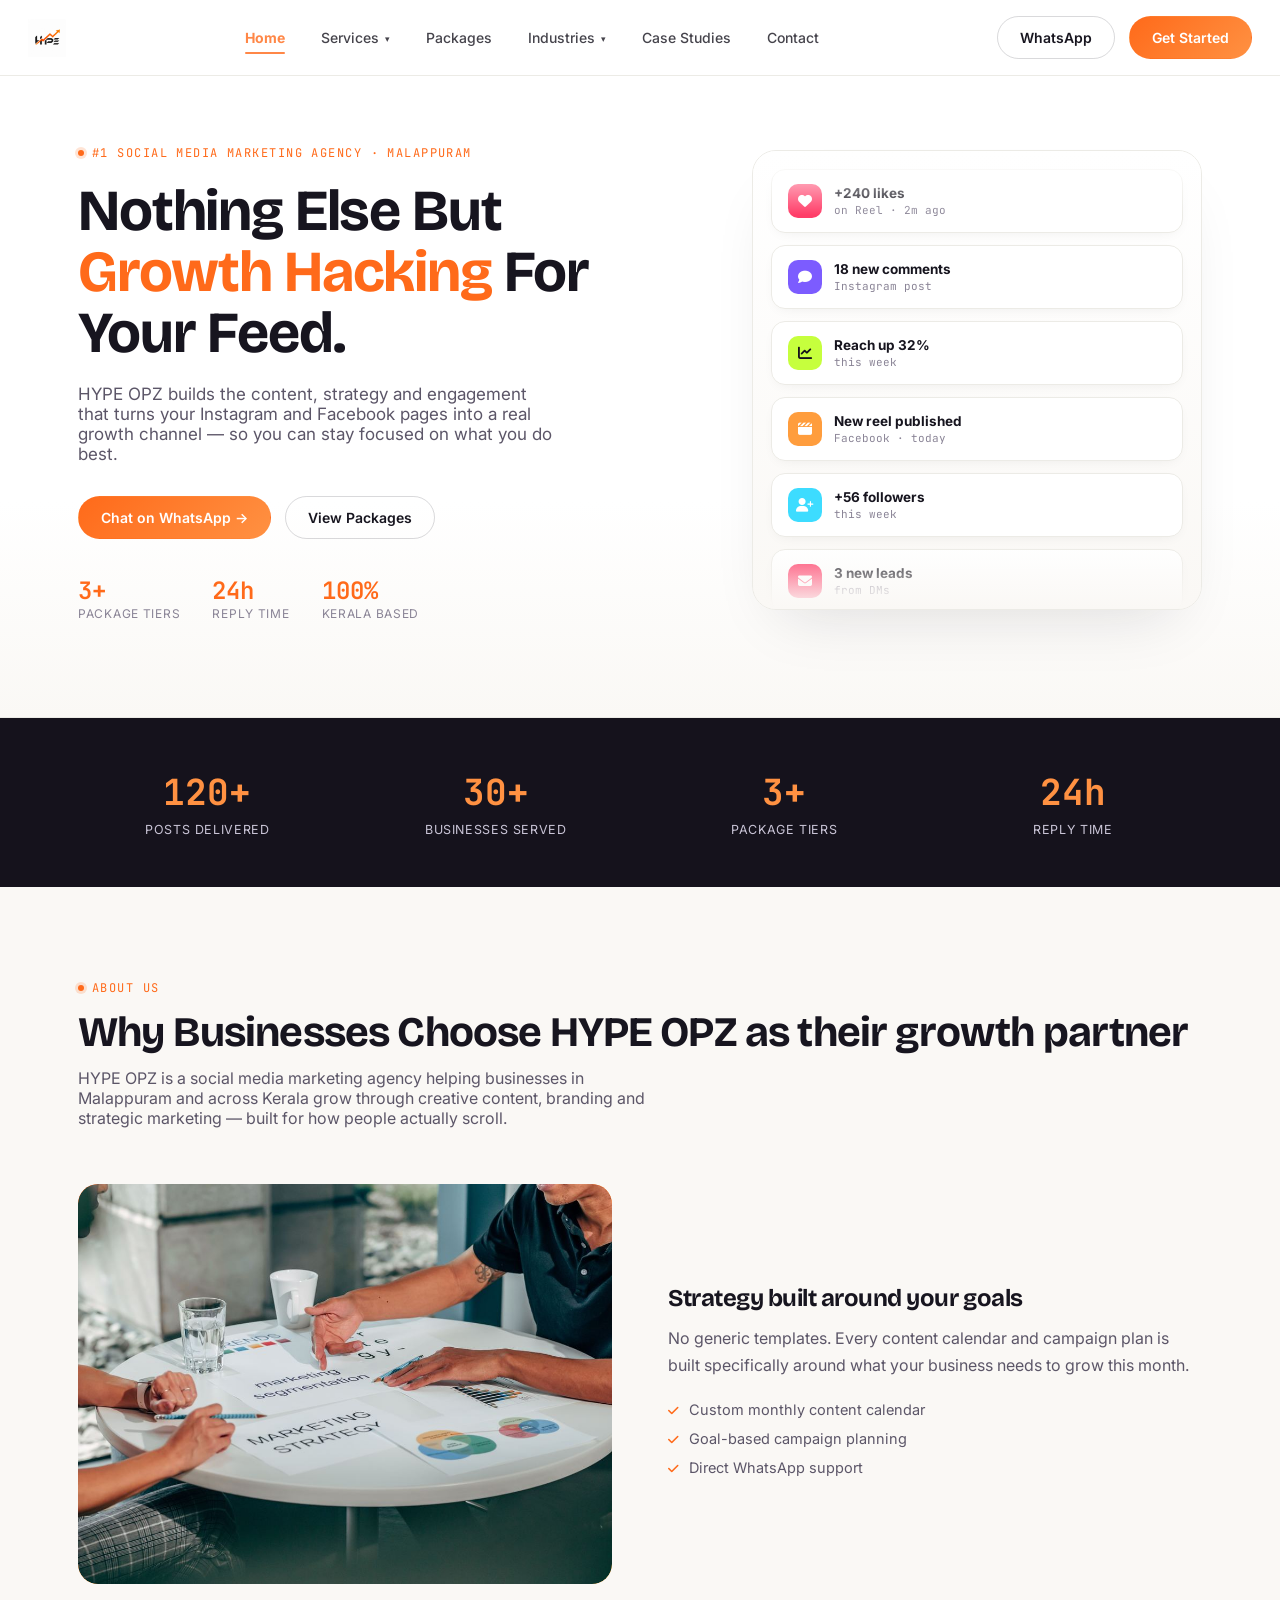
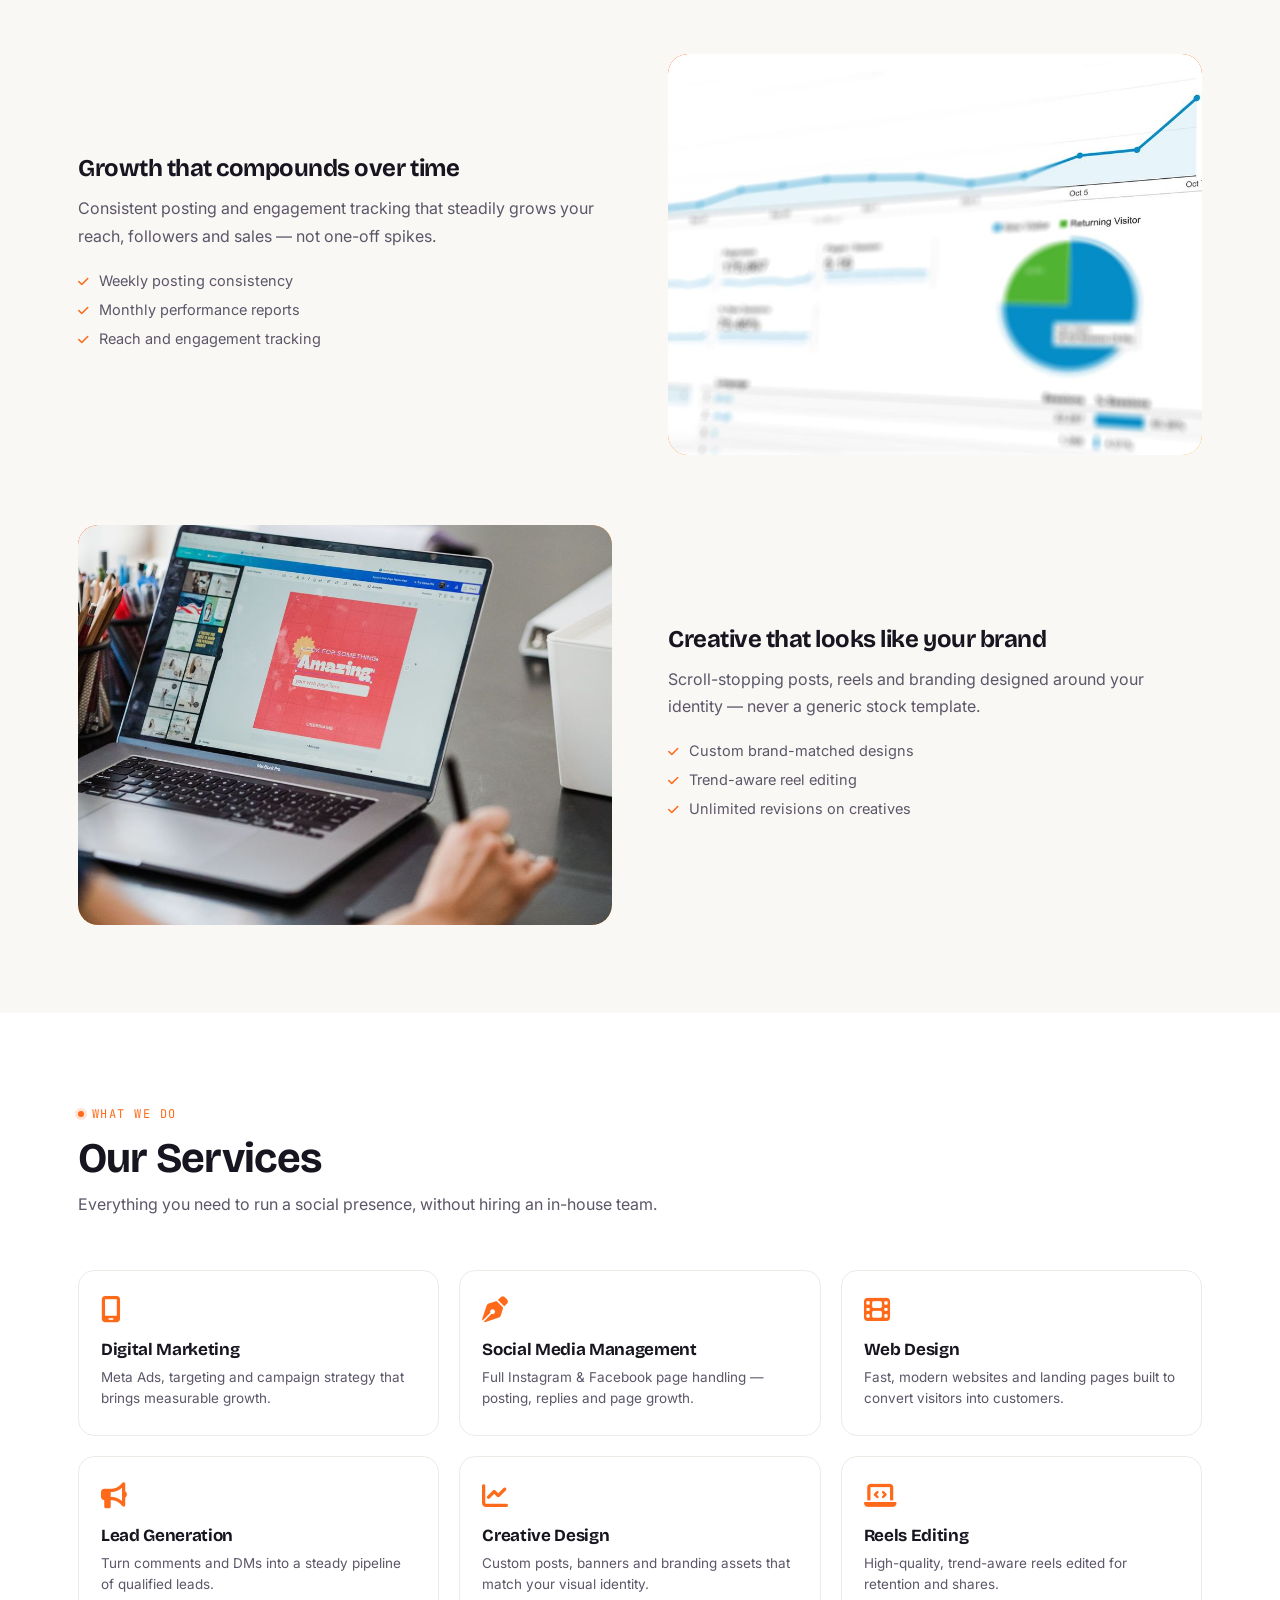
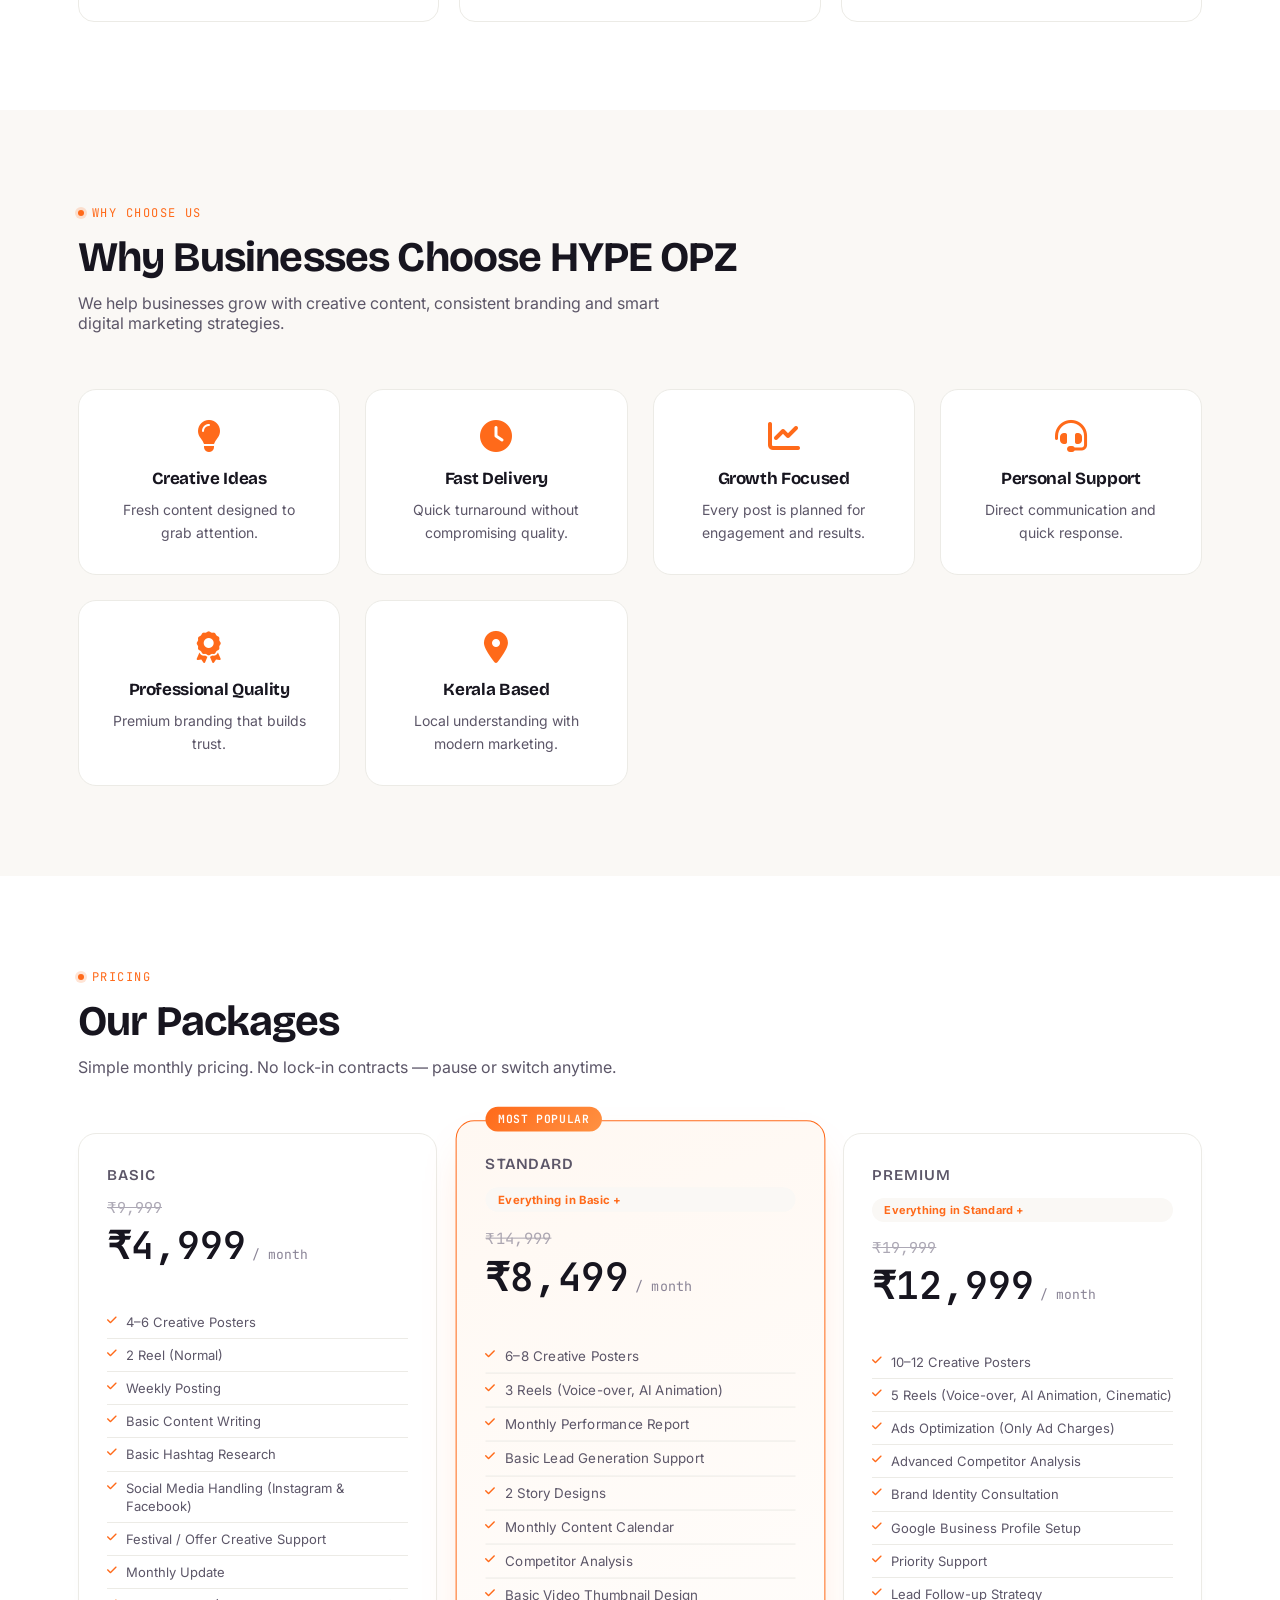
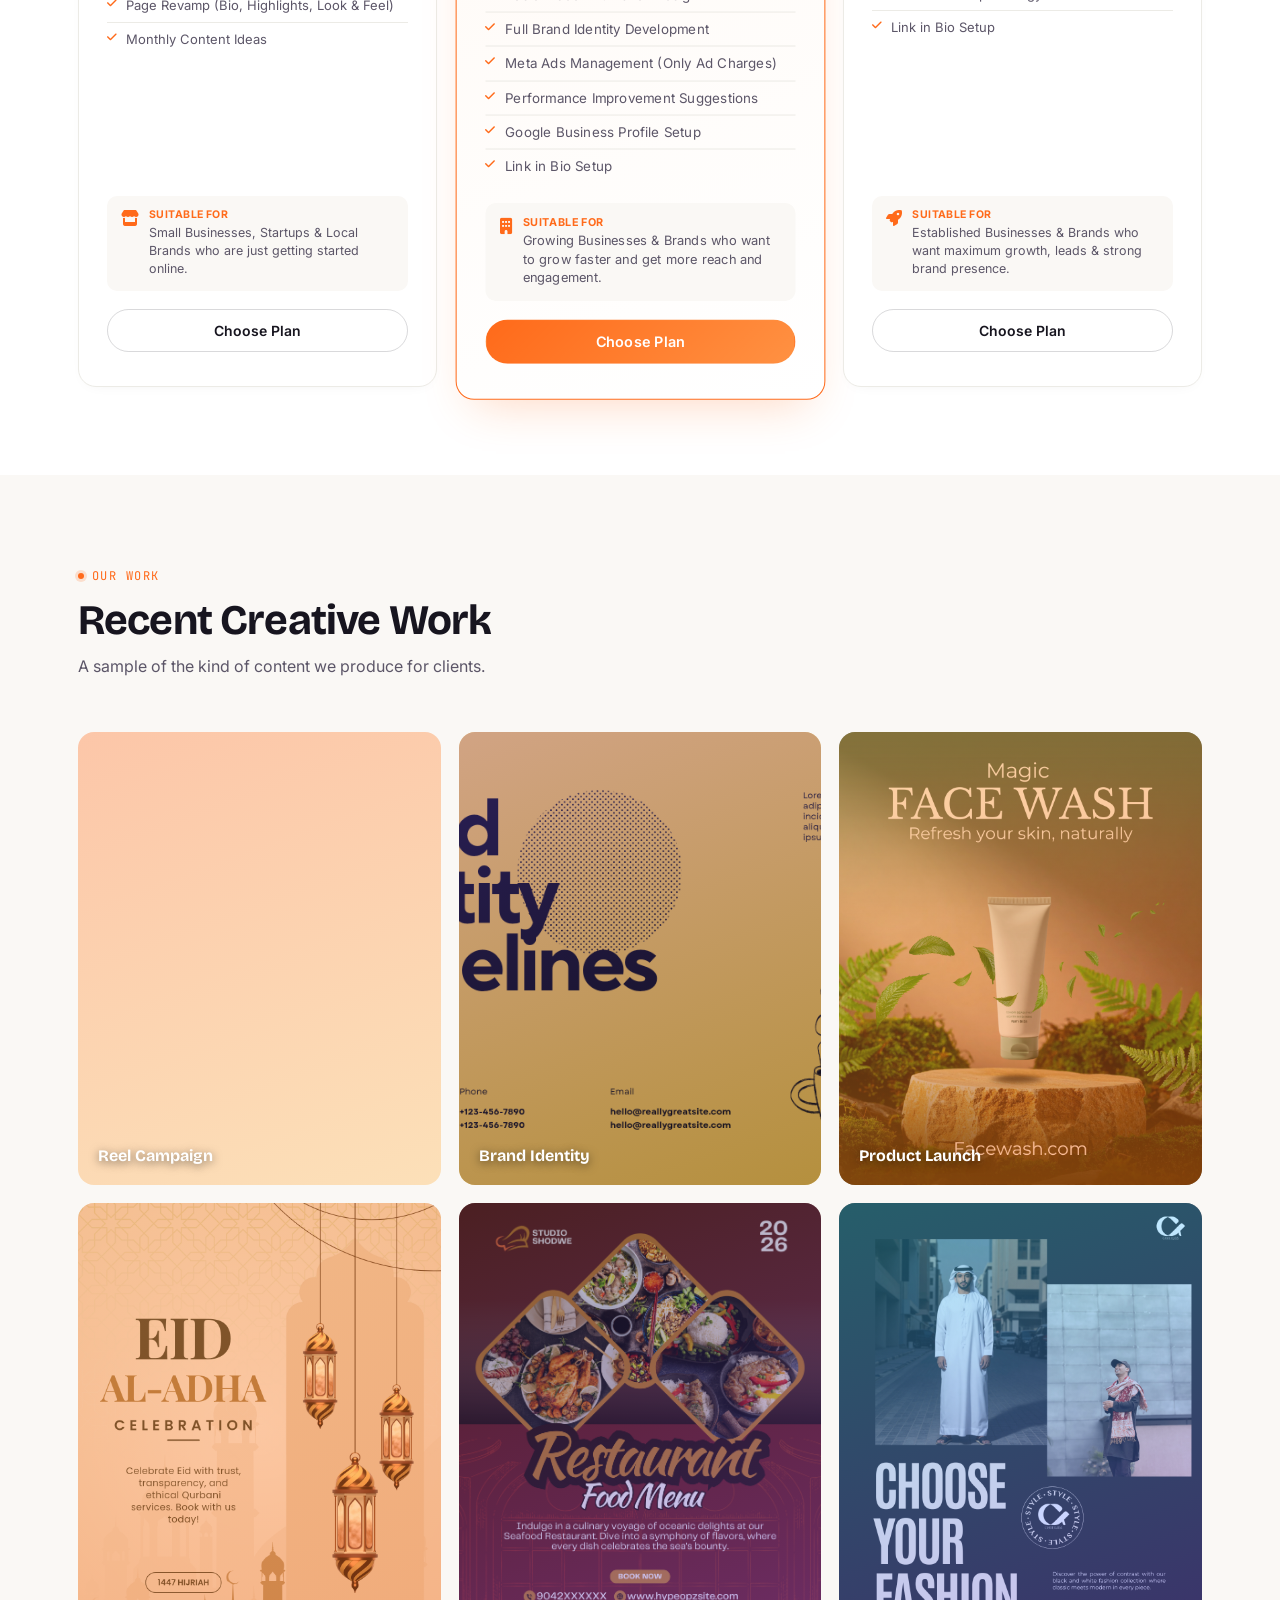
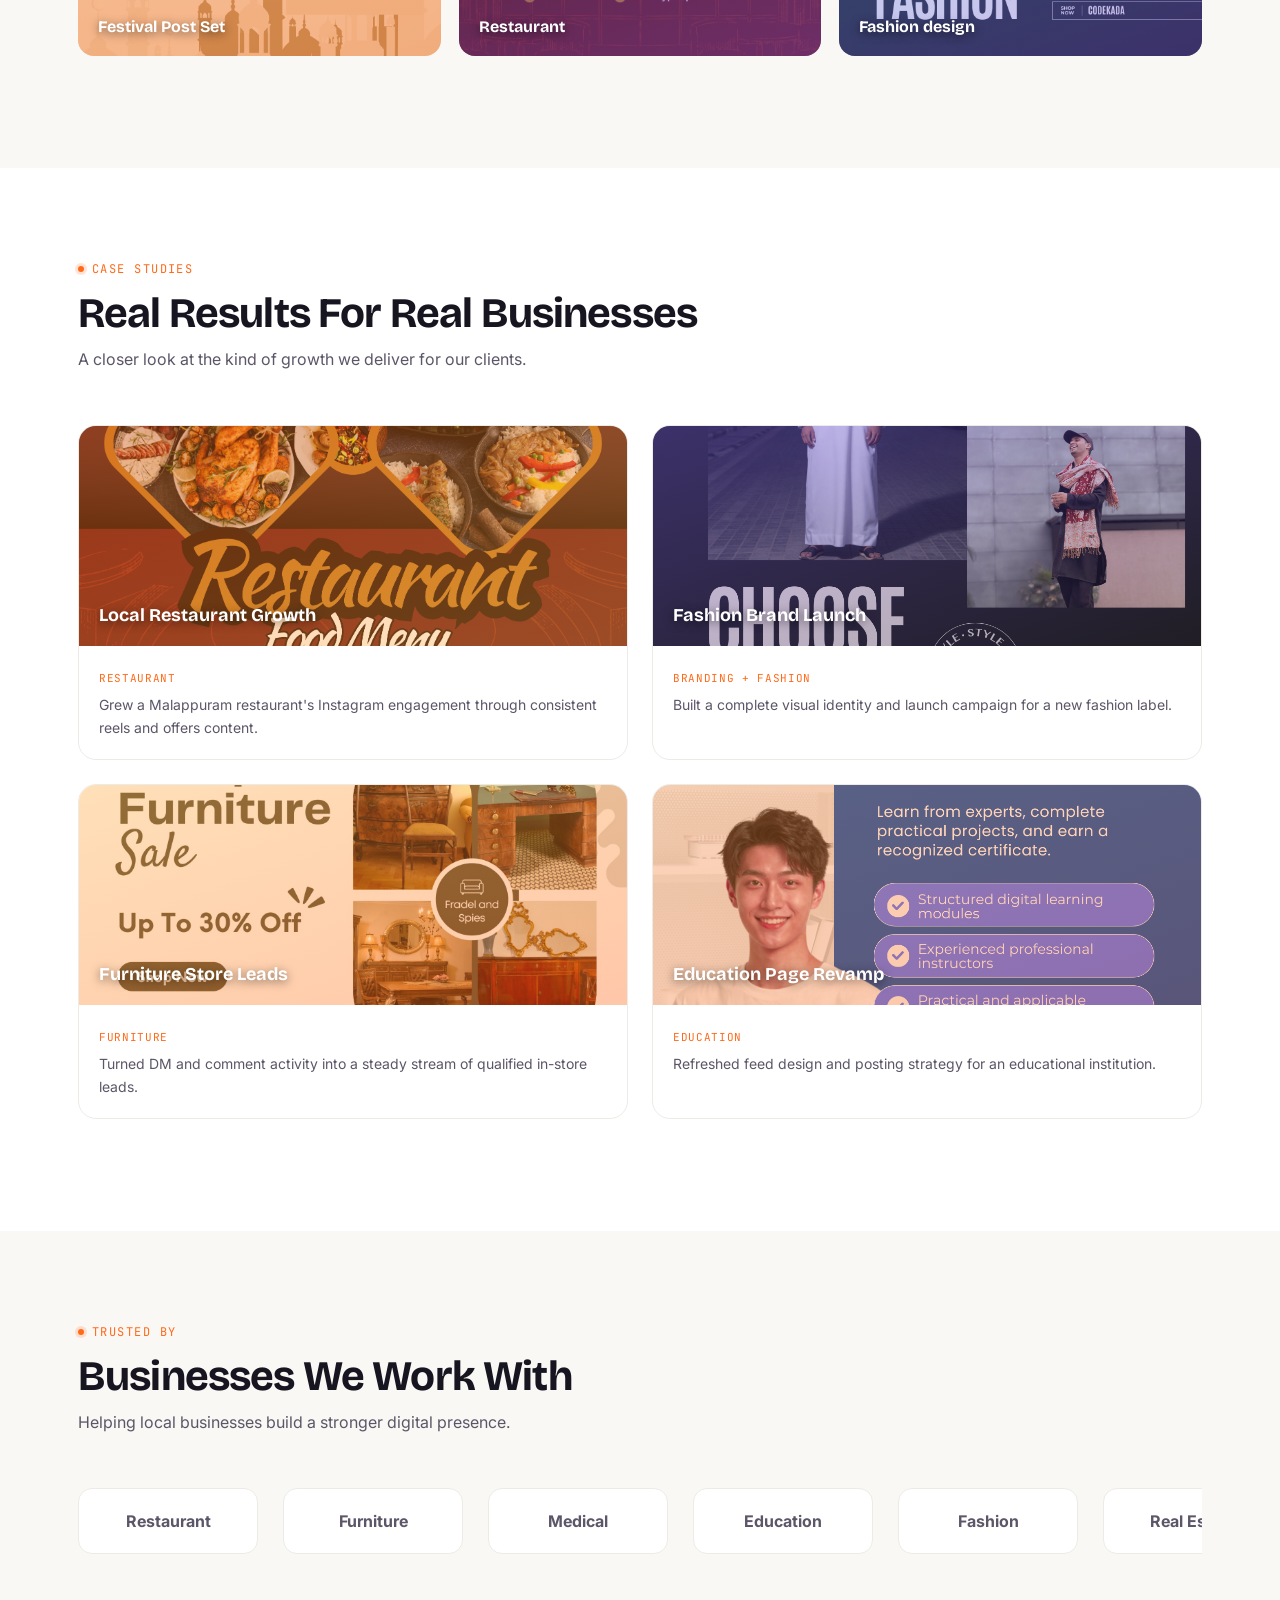
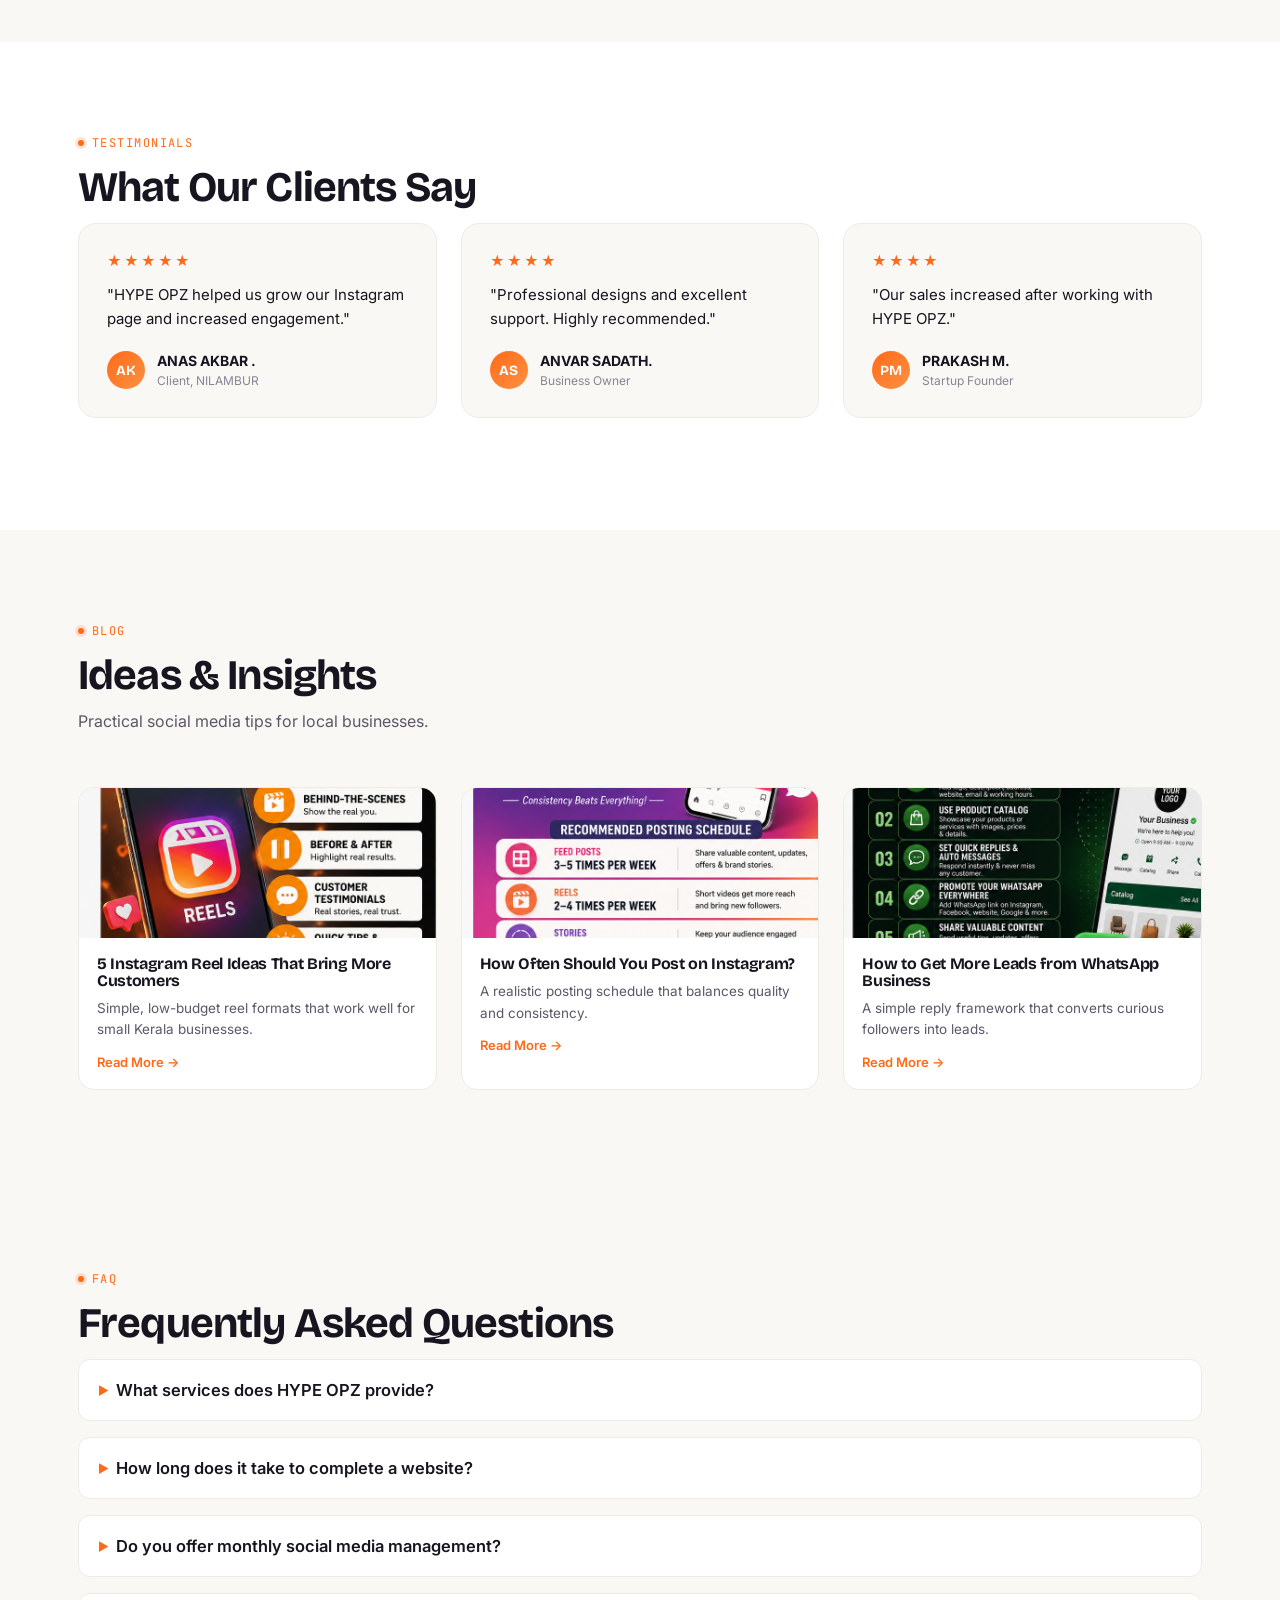
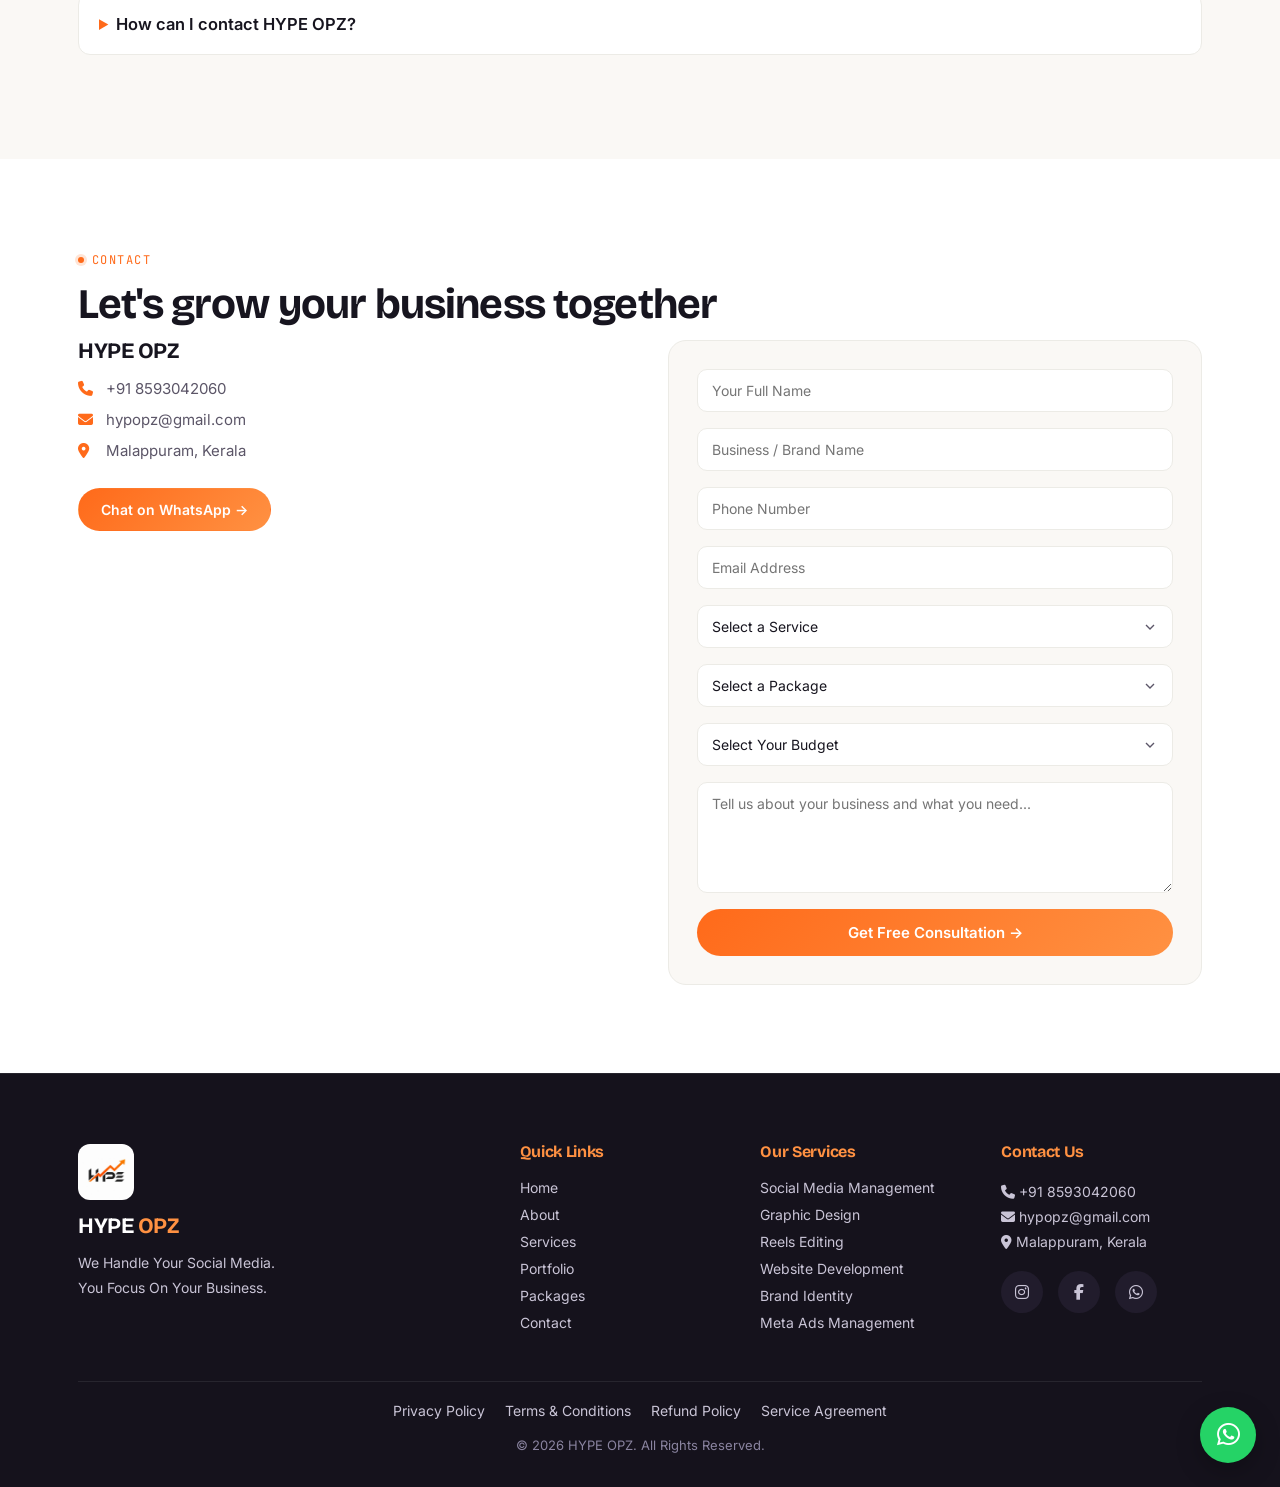
<file: index.html>
<!DOCTYPE html>
<html lang="en">
<head>
    <meta charset="UTF-8">
    <meta name="viewport" content="width=device-width, initial-scale=1.0">

   <title>HYPE OPZ | Premium Social Media Marketing Agency in Kerala | Branding, Reels & Meta Ads</title>

    <meta name="description" content="HYPE OPZ is a premium Social Media Marketing Agency in Kerala. We help businesses grow through Branding, Digital Marketing, Social Media Management, Reel Editing, Meta Ads, Graphic Design and Website Development.">
    <meta name="keywords" content="Hype Opz, Social Media Marketing Kerala, Digital Marketing Kerala, Branding Agency Kerala, Meta Ads, Reel Editing, Website Development, Graphic Design, Nilambur, Malappuram">
    <meta name="author" content="HYPE OPZ">
    <meta name="robots" content="index,follow,max-image-preview:large">
    <meta name="theme-color" content="#FF6A00">
    <link rel="canonical" href="https://hypeopz.in/">

    <meta property="og:title" content="HYPE OPZ | Premium Social Media Marketing Agency in Kerala">
    <meta property="og:description" content="Grow your business with HYPE OPZ. Social Media Marketing, Branding, Content Creation and Digital Marketing Solutions.">
    <meta property="og:url" content="https://hypeopz.in">
    <meta property="og:type" content="website">
    <meta property="og:image" content="https://hypeopz.in/preview.png">
    <meta property="og:site_name" content="HYPE OPZ">
    <meta property="og:locale" content="en_IN">
    <meta name="twitter:card" content="summary_large_image">
    <meta name="twitter:title" content="HYPE OPZ | Premium Social Media Marketing Agency in Kerala">
    <meta name="twitter:description" content="Grow your business with HYPE OPZ. Social Media Marketing, Branding, Content Creation and Digital Marketing Solutions.">
    <meta name="twitter:image" content="https://hypeopz.in/preview.png">

    <link rel="icon" type="image/png" href="logo.png">
    <link rel="preconnect" href="https://fonts.googleapis.com">
    <link rel="preconnect" href="https://fonts.gstatic.com" crossorigin>
    <link href="https://fonts.googleapis.com/css2?family=Bricolage+Grotesque:opsz,wght@12..96,400;12..96,500;12..96,700;12..96,800&family=Inter:wght@400;500;600;700&family=JetBrains+Mono:wght@400;500&display=swap" rel="stylesheet">
    <link rel="stylesheet" href="https://cdnjs.cloudflare.com/ajax/libs/font-awesome/6.5.2/css/all.min.css">
    <link rel="stylesheet" href="https://unpkg.com/aos@2.3.4/dist/aos.css">
    <link rel="stylesheet" href="style.css">

    <!-- Google tag (gtag.js) -->
    <script async src="https://www.googletagmanager.com/gtag/js?id=G-7DXCMJS41E"></script>
    <script>
      window.dataLayer = window.dataLayer || [];
      function gtag(){dataLayer.push(arguments);}
      gtag('js', new Date());
      gtag('config', 'G-7DXCMJS41E');
    </script>

    <!-- Local business structured data for SEO -->
    <script type="application/ld+json">
    {
  "@context": "https://schema.org",
  "@type": "ProfessionalService",
  "name": "HYPE OPZ",
  "image": "https://hypeopz.in/preview.png",
  "description": "Social media marketing agency helping businesses grow through branding, content creation and digital marketing.",
  "address": {
    "@type": "PostalAddress",
    "addressLocality": "Malappuram",
    "addressRegion": "Kerala",
    "addressCountry": "IN"
  },
  "telephone": "+918593042060",
  "url": "https://hypeopz.in",
  "priceRange": "₹₹",
  "sameAs": [
    "https://instagram.com/hype_opz"
  ]
}
    </script>
</head>
<body>
    <!-- Loading Screen -->
<div id="loader">
    <div class="loader-content">
        <img src="logo.png" alt="HYPE OPZ Logo">
        <h2>HYPE OPZ</h2>
    </div>
</div>

<header class="hero" id="home">

    <nav class="navbar">
        <div class="logo">
            <a href="#home">
                <img src="logo.png" alt="HYPE OPZ Logo">
            </a>
        </div>

        <ul class="menu">
            <li><a href="#home">Home</a></li>
            <li class="has-dropdown">
                <a href="#services">Services</a>
                <div class="dropdown-panel">
                    <a href="#services">Digital Marketing</a>
                    <a href="#services">Social Media Management</a>
                    <a href="#services">Web Design</a>
                    <a href="#services">Creative Design</a>
                    <a href="#services">Reels Editing</a>
                    <a href="#services">Lead Generation</a>
                </div>
            </li>
            <li><a href="#packages">Packages</a></li>
            <li class="has-dropdown">
                <a href="#clients">Industries</a>
                <div class="dropdown-panel">
                    <a href="#clients">Restaurant</a>
                    <a href="#clients">Furniture</a>
                    <a href="#clients">Medical</a>
                    <a href="#clients">Education</a>
                    <a href="#clients">Fashion</a>
                    <a href="#clients">Real Estate</a>
                </div>
            </li>
            <li><a href="#case-studies">Case Studies</a></li>
            <li><a href="#contact">Contact</a></li>
        </ul>

        <div class="nav-cta">
            <a href="https://wa.me/918593042060?text=Hello%20HYPE%20OPZ!%20%F0%9F%91%8B%0A%0AI%20am%20interested%20in%20your%20services.%0A%0AName%3A%0ABusiness%20Name%3A%0ASelected%20Package%3A%0AService%20Required%3A%0A%0APlease%20contact%20me.%20Thank%20you!" class="btn btn-ghost">WhatsApp</a>
            <a href="#packages" class="btn btn-primary">Get Started</a>
        </div>

        <button class="menu-toggle" aria-label="Toggle menu" aria-expanded="false">☰</button>
    </nav>

    <div class="hero-wrap">
        <div class="hero-content" data-aos="fade-up">
            <span class="eyebrow">#1 Social Media Marketing Agency · Malappuram</span>
            <h1>Nothing Else But <em>Growth Hacking</em> For Your Feed.</h1>
            <p>
                HYPE OPZ builds the content, strategy and engagement that turns your
                Instagram and Facebook pages into a real growth channel — so you can
                stay focused on what you do best.
            </p>
            <div class="hero-ctas">
                <a href="https://wa.me/918593042060?text=Hello%20HYPE%20OPZ!%20%F0%9F%91%8B%0A%0AI%20am%20interested%20in%20your%20services.%0A%0AName%3A%0ABusiness%20Name%3A%0ASelected%20Package%3A%0AService%20Required%3A%0A%0APlease%20contact%20me.%20Thank%20you!" class="btn btn-primary">Chat on WhatsApp →</a>
                <a href="#packages" class="btn btn-ghost">View Packages</a>
            </div>
            <div class="hero-stats">
                <div><span class="num">3+</span><span class="lbl">Package Tiers</span></div>
                <div><span class="num">24h</span><span class="lbl">Reply Time</span></div>
                <div><span class="num">100%</span><span class="lbl">Kerala Based</span></div>
            </div>
        </div>

        <div class="feed" aria-hidden="true" data-aos="fade-left">
            <div class="feed-track">
                <div class="card"><div class="dot" style="background:#ff3d68"><i class="fa-solid fa-heart"></i></div><div><b>+240 likes</b><small>on Reel · 2m ago</small></div></div>
                <div class="card"><div class="dot" style="background:#7c5cff"><i class="fa-solid fa-comment"></i></div><div><b>18 new comments</b><small>Instagram post</small></div></div>
                <div class="card"><div class="dot" style="background:#c6ff3d;color:#14121b"><i class="fa-solid fa-chart-line"></i></div><div><b>Reach up 32%</b><small>this week</small></div></div>
                <div class="card"><div class="dot" style="background:#ff9d3d"><i class="fa-solid fa-clapperboard"></i></div><div><b>New reel published</b><small>Facebook · today</small></div></div>
                <div class="card"><div class="dot" style="background:#3ddcff"><i class="fa-solid fa-user-plus"></i></div><div><b>+56 followers</b><small>this week</small></div></div>
                <div class="card"><div class="dot" style="background:#ff3d68"><i class="fa-solid fa-envelope"></i></div><div><b>3 new leads</b><small>from DMs</small></div></div>
                <div class="card"><div class="dot" style="background:#ff3d68"><i class="fa-solid fa-heart"></i></div><div><b>+240 likes</b><small>on Reel · 2m ago</small></div></div>
                <div class="card"><div class="dot" style="background:#7c5cff"><i class="fa-solid fa-comment"></i></div><div><b>18 new comments</b><small>Instagram post</small></div></div>
                <div class="card"><div class="dot" style="background:#c6ff3d;color:#14121b"><i class="fa-solid fa-chart-line"></i></div><div><b>Reach up 32%</b><small>this week</small></div></div>
                <div class="card"><div class="dot" style="background:#ff9d3d"><i class="fa-solid fa-clapperboard"></i></div><div><b>New reel published</b><small>Facebook · today</small></div></div>
                <div class="card"><div class="dot" style="background:#3ddcff"><i class="fa-solid fa-user-plus"></i></div><div><b>+56 followers</b><small>this week</small></div></div>
                <div class="card"><div class="dot" style="background:#ff3d68"><i class="fa-solid fa-envelope"></i></div><div><b>3 new leads</b><small>from DMs</small></div></div>
            </div>
        </div>
    </div>
</header>

<section class="stats-bar" data-aos="fade-up">
    <div class="container stats-grid">
        <div class="stat-item"><div class="stat-num">120+</div><div class="stat-lbl">Posts Delivered</div></div>
        <div class="stat-item"><div class="stat-num">30+</div><div class="stat-lbl">Businesses Served</div></div>
        <div class="stat-item"><div class="stat-num">3+</div><div class="stat-lbl">Package Tiers</div></div>
        <div class="stat-item"><div class="stat-num">24h</div><div class="stat-lbl">Reply Time</div></div>
    </div>
</section>

<section class="about" id="about" data-aos="fade-up">
    <div class="container">
        <span class="eyebrow">About Us</span>
        <h2>Why Businesses Choose HYPE OPZ as their growth partner</h2>
        <p class="lead">
            HYPE OPZ is a social media marketing agency helping businesses in Malappuram and across
            Kerala grow through creative content, branding and strategic marketing — built for how
            people actually scroll.
        </p>

        <div class="offer-split">
            <div class="offer-visual"><img src="strategy.jpg" alt="Marketing strategy planning session"></div>
            <div class="offer-text">
                <h3>Strategy built around your goals</h3>
                <p>No generic templates. Every content calendar and campaign plan is built specifically around what your business needs to grow this month.</p>
                <ul>
                    <li><i class="fa-solid fa-check"></i> Custom monthly content calendar</li>
                    <li><i class="fa-solid fa-check"></i> Goal-based campaign planning</li>
                    <li><i class="fa-solid fa-check"></i> Direct WhatsApp support</li>
                </ul>
            </div>
        </div>

        <div class="offer-split reverse">
            <div class="offer-visual"><img src="growth.jpg" alt="Business growth analytics chart"></div>
            <div class="offer-text">
                <h3>Growth that compounds over time</h3>
                <p>Consistent posting and engagement tracking that steadily grows your reach, followers and sales — not one-off spikes.</p>
                <ul>
                    <li><i class="fa-solid fa-check"></i> Weekly posting consistency</li>
                    <li><i class="fa-solid fa-check"></i> Monthly performance reports</li>
                    <li><i class="fa-solid fa-check"></i> Reach and engagement tracking</li>
                </ul>
            </div>
        </div>

        <div class="offer-split">
            <div class="offer-visual"><img src="creative.jpg" alt="Graphic designer working on creative content"></div>
            <div class="offer-text">
                <h3>Creative that looks like your brand</h3>
                <p>Scroll-stopping posts, reels and branding designed around your identity — never a generic stock template.</p>
                <ul>
                    <li><i class="fa-solid fa-check"></i> Custom brand-matched designs</li>
                    <li><i class="fa-solid fa-check"></i> Trend-aware reel editing</li>
                    <li><i class="fa-solid fa-check"></i> Unlimited revisions on creatives</li>
                </ul>
            </div>
        </div>
    </div>
</section>

<section class="services" id="services" data-aos="fade-up">
    <div class="container">
        <span class="eyebrow">What We Do</span>
        <h2>Our Services</h2>
        <p class="lead">Everything you need to run a social presence, without hiring an in-house team.</p>

        <div class="service-grid">
            <div class="service-card">
                <i class="fa-solid fa-mobile-screen"></i>
                <h3>Digital Marketing</h3>
                <p>Meta Ads, targeting and campaign strategy that brings measurable growth.</p>
            </div>
            <div class="service-card">
                <i class="fa-solid fa-pen-nib"></i>
                <h3>Social Media Management</h3>
                <p>Full Instagram & Facebook page handling — posting, replies and page growth.</p>
            </div>
            <div class="service-card">
                <i class="fa-solid fa-film"></i>
                <h3>Web Design</h3>
                <p>Fast, modern websites and landing pages built to convert visitors into customers.</p>
            </div>
            <div class="service-card">
                <i class="fa-solid fa-bullhorn"></i>
                <h3>Lead Generation</h3>
                <p>Turn comments and DMs into a steady pipeline of qualified leads.</p>
            </div>
            <div class="service-card">
                <i class="fa-solid fa-chart-line"></i>
                <h3>Creative Design</h3>
                <p>Custom posts, banners and branding assets that match your visual identity.</p>
            </div>
            <div class="service-card">
                <i class="fa-solid fa-laptop-code"></i>
                <h3>Reels Editing</h3>
                <p>High-quality, trend-aware reels edited for retention and shares.</p>
            </div>
        </div>
    </div>
</section>

<section class="why-us" id="why-us">
    <div class="container">

        <span class="eyebrow">Why Choose Us</span>

        <h2>Why Businesses Choose HYPE OPZ</h2>

        <p class="lead">
            We help businesses grow with creative content, consistent branding and smart digital marketing strategies.
        </p>

        <div class="why-grid">

            <div class="why-card">
                <i class="fa-solid fa-lightbulb"></i>
                <h3>Creative Ideas</h3>
                <p>Fresh content designed to grab attention.</p>
            </div>

            <div class="why-card">
                <i class="fa-solid fa-clock"></i>
                <h3>Fast Delivery</h3>
                <p>Quick turnaround without compromising quality.</p>
            </div>

            <div class="why-card">
                <i class="fa-solid fa-chart-line"></i>
                <h3>Growth Focused</h3>
                <p>Every post is planned for engagement and results.</p>
            </div>

            <div class="why-card">
                <i class="fa-solid fa-headset"></i>
                <h3>Personal Support</h3>
                <p>Direct communication and quick response.</p>
            </div>

            <div class="why-card">
                <i class="fa-solid fa-award"></i>
                <h3>Professional Quality</h3>
                <p>Premium branding that builds trust.</p>
            </div>

            <div class="why-card">
                <i class="fa-solid fa-location-dot"></i>
                <h3>Kerala Based</h3>
                <p>Local understanding with modern marketing.</p>
            </div>

        </div>

    </div>
</section>

<section class="packages" id="packages" data-aos="zoom-in">
    <div class="container">
        <span class="eyebrow">Pricing</span>
        <h2>Our Packages</h2>
        <p class="lead">Simple monthly pricing. No lock-in contracts — pause or switch anytime.</p>

        <div class="package-grid">
            <div class="package-card">
                <h3>Basic</h3>
                <div class="price-block">
                    <div class="old-price">₹9,999</div>
                    <div class="price">₹4,999<span>/ month</span></div>
                </div>
                <ul>
                    <li><i class="fa-solid fa-check"></i> 4–6 Creative Posters</li>
                    <li><i class="fa-solid fa-check"></i> 2 Reel (Normal)</li>
                    <li><i class="fa-solid fa-check"></i> Weekly Posting</li>
                    <li><i class="fa-solid fa-check"></i> Basic Content Writing</li>
                    <li><i class="fa-solid fa-check"></i> Basic Hashtag Research</li>
                    <li><i class="fa-solid fa-check"></i> Social Media Handling (Instagram &amp; Facebook)</li>
                    <li><i class="fa-solid fa-check"></i> Festival / Offer Creative Support</li>
                    <li><i class="fa-solid fa-check"></i> Monthly Update</li>
                    <li><i class="fa-solid fa-check"></i> Page Revamp (Bio, Highlights, Look &amp; Feel)</li>
                    <li><i class="fa-solid fa-check"></i> Monthly Content Ideas</li>
                </ul>
                <div class="suitable-for">
                    <i class="fa-solid fa-store"></i>
                    <div><strong>Suitable For</strong><p>Small Businesses, Startups &amp; Local Brands who are just getting started online.</p></div>
                </div>
                <a href="https://wa.me/918593042060?text=Hello%20HYPE%20OPZ!%20%F0%9F%91%8B%0A%0AI%20am%20interested%20in%20your%20services.%0A%0AName%3A%0ABusiness%20Name%3A%0ASelected%20Package%3A%0AService%20Required%3A%0A%0APlease%20contact%20me.%20Thank%20you!" class="btn btn-ghost">Choose Plan</a>
            </div>

            <div class="package-card featured">
                <span class="badge">MOST POPULAR</span>
                <h3>Standard</h3>
                <span class="includes-badge">Everything in Basic +</span>
                <div class="price-block">
                    <div class="old-price">₹14,999</div>
                    <div class="price">₹8,499<span>/ month</span></div>
                </div>
                <ul>
                    <li><i class="fa-solid fa-check"></i> 6–8 Creative Posters</li>
                    <li><i class="fa-solid fa-check"></i> 3 Reels (Voice-over, AI Animation)</li>
                    <li><i class="fa-solid fa-check"></i> Monthly Performance Report</li>
                    <li><i class="fa-solid fa-check"></i> Basic Lead Generation Support</li>
                    <li><i class="fa-solid fa-check"></i> 2 Story Designs</li>
                    <li><i class="fa-solid fa-check"></i> Monthly Content Calendar</li>
                    <li><i class="fa-solid fa-check"></i> Competitor Analysis</li>
                    <li><i class="fa-solid fa-check"></i> Basic Video Thumbnail Design</li>

                    <li><i class="fa-solid fa-check"></i> Full Brand Identity Development</li>
                    <li><i class="fa-solid fa-check"></i> Meta Ads Management (Only Ad Charges)</li>
                    <li><i class="fa-solid fa-check"></i> Performance Improvement Suggestions</li>
                    <li><i class="fa-solid fa-check"></i> Google Business Profile Setup</li>
                    <li><i class="fa-solid fa-check"></i> Link in Bio Setup</li>
                </ul>
                <div class="suitable-for">
                    <i class="fa-solid fa-building"></i>
                    <div><strong>Suitable For</strong><p>Growing Businesses &amp; Brands who want to grow faster and get more reach and engagement.</p></div>
                </div>
                <a href="https://wa.me/918593042060?text=Hello%20HYPE%20OPZ!%20%F0%9F%91%8B%0A%0AI%20am%20interested%20in%20your%20services.%0A%0AName%3A%0ABusiness%20Name%3A%0ASelected%20Package%3A%0AService%20Required%3A%0A%0APlease%20contact%20me.%20Thank%20you!" class="btn btn-primary">Choose Plan</a>
            </div>
            <div class="package-card">
                <h3>Premium</h3>
                <span class="includes-badge">Everything in Standard +</span>
                <div class="price-block">
                    <div class="old-price">₹19,999</div>
                    <div class="price">₹12,999<span>/ month</span></div>
                </div>
                <ul>
                    <li><i class="fa-solid fa-check"></i> 10–12 Creative Posters</li>
                    <li><i class="fa-solid fa-check"></i> 5 Reels (Voice-over, AI Animation, Cinematic)</li>
                    
                    <li><i class="fa-solid fa-check"></i> Ads Optimization (Only Ad Charges)</li>
                    <li><i class="fa-solid fa-check"></i> Advanced Competitor Analysis</li>
                    <li><i class="fa-solid fa-check"></i> Brand Identity Consultation</li>
                    <li><i class="fa-solid fa-check"></i> Google Business Profile Setup</li>

                    <li><i class="fa-solid fa-check"></i> Priority Support</li>
                    <li><i class="fa-solid fa-check"></i> Lead Follow-up Strategy</li>
                    <li><i class="fa-solid fa-check"></i> Link in Bio Setup</li>
                </ul>
                <div class="suitable-for">
                    <i class="fa-solid fa-rocket"></i>
                    <div><strong>Suitable For</strong><p>Established Businesses &amp; Brands who want maximum growth, leads &amp; strong brand presence.</p></div>
                </div>
                <a href="https://wa.me/918593042060?text=Hello%20HYPE%20OPZ!%20%F0%9F%91%8B%0A%0AI%20am%20interested%20in%20your%20services.%0A%0AName%3A%0ABusiness%20Name%3A%0ASelected%20Package%3A%0AService%20Required%3A%0A%0APlease%20contact%20me.%20Thank%20you!" class="btn btn-ghost">Choose Plan</a>
            </div>
        </div>
    </div>
</section>

<section class="portfolio" id="portfolio" data-aos="fade-up">
    <div class="container">
        <span class="eyebrow">Our Work</span>
        <h2>Recent Creative Work</h2>
        <p class="lead">A sample of the kind of content we produce for clients.</p>

        <div class="portfolio-grid">
            <div class="portfolio-item t1">
                <video src="reel-campaign.mp4" autoplay muted loop playsinline></video>
                <span>Reel Campaign</span>
            </div>
            <div class="portfolio-item t2">
                <img src="brand-identity.png" alt="Brand Identity Guidelines" loading="lazy">
                <span>Brand Identity</span>
            </div>
            <div class="portfolio-item t3">
                <img src="facewash.png" alt="Face Wash Product Launch" loading="lazy">
                <span>Product Launch</span>
            </div>
            <div class="portfolio-item t4">
                <img src="eid-aladha.png" alt="Eid Al-Adha Festival Post" loading="lazy">
                <span>Festival Post Set</span>
            </div>
            <div class="portfolio-item t5">
                <img src="restaurant-menu.png" alt="Restaurant Menu Page Redesign" loading="lazy">
                <span>Restaurant</span>
            </div>
            <div class="portfolio-item t6">
                <img src="codekada.png" alt="Codekada Fashion Lead Gen" loading="lazy">
                <span>Fashion design</span>
            </div>
        </div>
        <p class="note"></p>
    </div>
</section>
<section class="case-studies" id="case-studies" data-aos="fade-up">
    <div class="container">
        <span class="eyebrow">Case Studies</span>
        <h2>Real Results For Real Businesses</h2>
        <p class="lead">A closer look at the kind of growth we deliver for our clients.</p>
        <div class="case-grid">
            <div class="case-card">
                <div class="case-thumb t1">
                    <img src="restaurant-menu.png" alt="Local Restaurant Growth" loading="lazy">
                    <span>Local Restaurant Growth</span>
                </div>
                <div class="case-body"><span class="tag">restaurant</span><p>Grew a Malappuram restaurant's Instagram engagement through consistent reels and offers content.</p></div>
            </div>
            <div class="case-card">
                <div class="case-thumb t2">
                    <img src="codekada.png" alt="Fashion Brand Launch" loading="lazy">
                    <span>Fashion Brand Launch</span>
                </div>
                <div class="case-body"><span class="tag">Branding + Fashion</span><p>Built a complete visual identity and launch campaign for a new fashion label.</p></div>
            </div>
            <div class="case-card">
                <div class="case-thumb t3">
                    <img src="furniture-sale.jpg" alt="Furniture Store Leads" loading="lazy">
                    <span>Furniture Store Leads</span>
                </div>
                <div class="case-body"><span class="tag">Furniture</span><p>Turned DM and comment activity into a steady stream of qualified in-store leads.</p></div>
            </div>
            <div class="case-card">
                <div class="case-thumb t4">
                    <img src="education-course.png" alt="Education Page Revamp" loading="lazy">
                    <span>Education Page Revamp</span>
                </div>
                <div class="case-body"><span class="tag">Education</span><p>Refreshed feed design and posting strategy for an educational institution.</p></div>
            </div>
        </div>
        <p class="note"></p>
    </div>
</section>

<section class="clients" id="clients" data-aos="fade-up">
    <div class="container">

        <span class="eyebrow">Trusted By</span>

        <h2>Businesses We Work With</h2>

        <p class="lead">
            Helping local businesses build a stronger digital presence.
        </p>

        <div class="client-slider">

            <div class="client-track">

                <div class="client-logo">Restaurant</div>
                <div class="client-logo">Furniture</div>
                <div class="client-logo">Medical</div>
                <div class="client-logo">Education</div>
                <div class="client-logo">Fashion</div>
                <div class="client-logo">Real Estate</div>

                <div class="client-logo">Restaurant</div>
                <div class="client-logo">Furniture</div>
                <div class="client-logo">Medical</div>
                <div class="client-logo">Education</div>
                <div class="client-logo">Fashion</div>
                <div class="client-logo">Real Estate</div>

            </div>

        </div>

    </div>
</section>

<section class="testimonials" data-aos="fade-up">
    <div class="container">
        <span class="eyebrow">Testimonials</span>
        <h2>What Our Clients Say</h2>

        <div class="testimonial-grid">
            <div class="testimonial-card">
                <div class="stars">★★★★★</div>
                <p>"HYPE OPZ helped us grow our Instagram page and increased engagement."</p>
                <div class="who"><div class="avatar">AK</div><div><b>ANAS AKBAR .</b><small>Client, NILAMBUR</small></div></div>
            </div>
            <div class="testimonial-card">
                <div class="stars">★★★★</div>
                <p>"Professional designs and excellent support. Highly recommended."</p>
                <div class="who"><div class="avatar">AS</div><div><b>ANVAR SADATH.</b><small>Business Owner</small></div></div>
            </div>
            <div class="testimonial-card">
                <div class="stars">★★★★</div>
                <p>"Our sales increased after working with HYPE OPZ."</p>
                <div class="who"><div class="avatar">PM</div><div><b>PRAKASH M.</b><small>Startup Founder</small></div></div>
            </div>
        </div>
        <p class="note"></p>
    </div>
</section>
<section class="blog" id="blog" data-aos="fade-up">
    <div class="container">
        <span class="eyebrow">Blog</span>
        <h2>Ideas & Insights</h2>
        <p class="lead">Practical social media tips for local businesses.</p>
        <div class="blog-grid">
            <div class="blog-card">
                <div class="blog-thumb blog-thumb-1">
                    <img src="blog-reel-ideas.png" alt="5 Instagram Reel Ideas That Bring More Customers" loading="lazy">
                </div>
                <div class="blog-body">
                    <h3>5 Instagram Reel Ideas That Bring More Customers</h3>
                    <p>Simple, low-budget reel formats that work well for small Kerala businesses.</p>
                    <a href="https://digital-growth-pro.blogspot.com/2026/07/5-instagram-reel-ideas-that-bring-more.html" target="_blank" rel="noopener">Read More →</a>
                </div>
            </div>
            <div class="blog-card">
                <div class="blog-thumb blog-thumb-2">
                    <img src="blog-posting-schedule.png" alt="How Often Should You Post on Instagram?" loading="lazy">
                </div>
                <div class="blog-body">
                    <h3>How Often Should You Post on Instagram?</h3>
                    <p>A realistic posting schedule that balances quality and consistency.</p>
                    <a href="https://digital-growth-pro.blogspot.com/2026/07/how-often-should-you-post-on-instagram.html" target="_blank" rel="noopener">Read More →</a>
                </div>
            </div>
            <div class="blog-card">
                <div class="blog-thumb blog-thumb-3">
                    <img src="blog-whatsapp-leads.png" alt="How to Get More Leads from WhatsApp Business" loading="lazy">
                </div>
                <div class="blog-body">
                    <h3>How to Get More Leads from WhatsApp Business</h3>
                    <p>A simple reply framework that converts curious followers into leads.</p>
                    <a href="https://digital-growth-pro.blogspot.com/2026/07/how-to-get-more-leads-from-whatsapp.html" target="_blank" rel="noopener">Read More →</a>
                </div>
            </div>
        </div>
    </div>
</section>

<section class="faq-section" id="faq">
    <div class="container">
        <span class="eyebrow">FAQ</span>
        <h2>Frequently Asked Questions</h2>

        <div class="faq-container">
            <!-- ഓരോ ചോദ്യവും ഉത്തരവും ഇങ്ങനെ നൽകുക -->
            <details class="faq-item">
                <summary>What services does HYPE OPZ provide?</summary>
                <p>We provide Social Media Management, Graphic Design, Reels Editing, Branding, Website Development and Digital Marketing.</p>
            </details>

            <details class="faq-item">
                <summary>How long does it take to complete a website?</summary>
                <p>Most business websites are completed within 5-10 working days depending on the project scope.</p>
            </details>

            <details class="faq-item">
                <summary>Do you offer monthly social media management?</summary>
                <p>Yes. We offer Basic, Standard and Premium monthly social media packages.</p>
            </details>

            <details class="faq-item">
                <summary>How can I contact HYPE OPZ?</summary>
                <p>You can contact us through WhatsApp, Email or by using the Contact Form on this website.</p>
            </details>
        </div>
    </div>
</section>

<section class="contact" id="contact" data-aos="fade-up">
    <div class="container">
        <span class="eyebrow">Contact</span>
        <h2>Let's grow your business together</h2>

        <div class="contact-box">
            <div class="contact-info">
                <h3>HYPE OPZ</h3>
                <p><i class="fa-solid fa-phone"></i> +91 8593042060</p>
                <p><i class="fa-solid fa-envelope"></i> hypopz@gmail.com</p>
                <p><i class="fa-solid fa-location-dot"></i> Malappuram, Kerala</p>
                <a href="https://wa.me/918593042060?text=Hello%20HYPE%20OPZ!%20%F0%9F%91%8B%0A%0AI%20am%20interested%20in%20your%20services.%0A%0AName%3A%0ABusiness%20Name%3A%0ASelected%20Package%3A%0AService%20Required%3A%0A%0APlease%20contact%20me.%20Thank%20you!" class="btn btn-primary">Chat on WhatsApp →</a>
            </div>

            <form class="contact-form" action="https://formsubmit.co/hypopz@gmail.com" method="POST">

    <input type="hidden" name="_next" value="https://hypeopz.in/thankyou.html">
    <input type="hidden" name="_captcha" value="false">
    <input type="hidden" name="_subject" value="New Enquiry - HYPE OPZ Website">

    <input
        type="text"
        name="Full Name"
        placeholder="Your Full Name"
        required>

    <input
        type="text"
        name="Business Name"
        placeholder="Business / Brand Name"
        required>

    <input
        type="tel"
        name="Phone Number"
        placeholder="Phone Number"
        required>

    <input
        type="email"
        name="Email"
        placeholder="Email Address"
        required>

    <select name="Service Required" required>
        <option value="" selected disabled>Select a Service</option>

        <option>Social Media Management</option>
        <option>Graphic Design</option>
        <option>Reels Editing</option>
        <option>Content Creation</option>
        <option>Logo & Brand Identity</option>
        <option>Website Development</option>
        <option>Meta Ads Management</option>
        <option>Google Business Profile</option>
        <option>Other</option>
    </select>

    <select name="Package" required>
        <option value="" selected disabled>Select a Package</option>

        <option>Basic - ₹4,999 / Month</option>
        <option>Standard - ₹8,499 / Month</option>
        <option>Premium - ₹12,999 / Month</option>
        <option>Custom Package</option>
        <option>Need Consultation</option>
    </select>

    <select name="Monthly Budget" required>
        <option value="" selected disabled>Select Your Budget</option>

        <option>Below ₹5,000</option>
        <option>₹5,000 - ₹10,000</option>
        <option>₹10,000 - ₹25,000</option>
        <option>Above ₹25,000</option>
    </select>

    <textarea
        name="Project Details"
        rows="5"
        placeholder="Tell us about your business and what you need..."
        required></textarea>

    <button type="submit" class="btn btn-primary">
        Get Free Consultation →
    </button>

</form>


</div>
</section>
<footer class="footer" data-aos="fade-up">

    <div class="container">

        <div class="footer-grid">

            <!-- Company Info -->
            <div class="footer-about">

                <img src="logo.png" alt="HYPE OPZ Logo" class="footer-logo">

                <h2>HYPE <span>OPZ</span></h2>

                <p>
                    We Handle Your Social Media.<br>
                    You Focus On Your Business.
                </p>

            </div>

            <!-- Quick Links -->
            <div>

                <h3>Quick Links</h3>

                <a href="#home">Home</a>
                <a href="#about">About</a>
                <a href="#services">Services</a>
                <a href="#portfolio">Portfolio</a>
                <a href="#packages">Packages</a>
                <a href="#contact">Contact</a>

            </div>

            <!-- Services -->
            <div>

                <h3>Our Services</h3>

                <a href="#">Social Media Management</a>
                <a href="#">Graphic Design</a>
                <a href="#">Reels Editing</a>
                <a href="#">Website Development</a>
                <a href="#">Brand Identity</a>
                <a href="#">Meta Ads Management</a>

            </div>

            <!-- Contact -->
            <div>

                <h3>Contact Us</h3>

                <p>
                    <i class="fa-solid fa-phone"></i>
                    +91 8593042060
                </p>

                <p>
                    <i class="fa-solid fa-envelope"></i>
                    hypopz@gmail.com
                </p>

                <p>
                    <i class="fa-solid fa-location-dot"></i>
                    Malappuram, Kerala
                </p>

                <div class="social-icons">

                    <a href="https://www.instagram.com/hype_opz"
                       target="_blank"
                       aria-label="Instagram">

                        <i class="fab fa-instagram"></i>

                    </a>

                    <a href="https://www.facebook.com/share/19NZPp6B8j/"
                       target="_blank"
                       aria-label="Facebook">

                        <i class="fab fa-facebook-f"></i>

                    </a>

                    <a href="https://wa.me/918593042060?text=Hello%20HYPE%20OPZ!%20%F0%9F%91%8B%0A%0AI%20am%20interested%20in%20your%20services.%0A%0AName%3A%0ABusiness%20Name%3A%0ASelected%20Package%3A%0AService%20Required%3A%0A%0APlease%20contact%20me.%20Thank%20you!"
                       target="_blank"
                       aria-label="WhatsApp">

                        <i class="fab fa-whatsapp"></i>

                    </a>

                </div>

            </div>

        </div>

        <hr>

        <div class="footer-bottom">

            <div class="footer-policy">

                <a href="privacy.html">Privacy Policy</a>

                <a href="terms.html">Terms & Conditions</a>

                <a href="refund.html">Refund Policy</a>

                <a href="agreement.html">Service Agreement</a>

            </div>

            <p>
                © 2026 HYPE OPZ. All Rights Reserved.
            </p>

        </div>

    </div>

</footer>

<a href="https://wa.me/918593042060?text=Hello%20HYPE%20OPZ!%20%F0%9F%91%8B%0A%0AI%20am%20interested%20in%20your%20services.%0A%0AName%3A%0ABusiness%20Name%3A%0ASelected%20Package%3A%0AService%20Required%3A%0A%0APlease%20contact%20me.%20Thank%20you!" class="whatsapp" target="_blank" aria-label="Chat on WhatsApp">
    <i class="fab fa-whatsapp"></i>
</a>

<script src="https://unpkg.com/aos@2.3.4/dist/aos.js"></script>
<script>
AOS.init({ duration: 800, once: true });
</script>
<script src="script.js"></script>
<button id="scrollTopBtn" title="Go to top">
    ↑
</button>
</body>
</html>
</file>
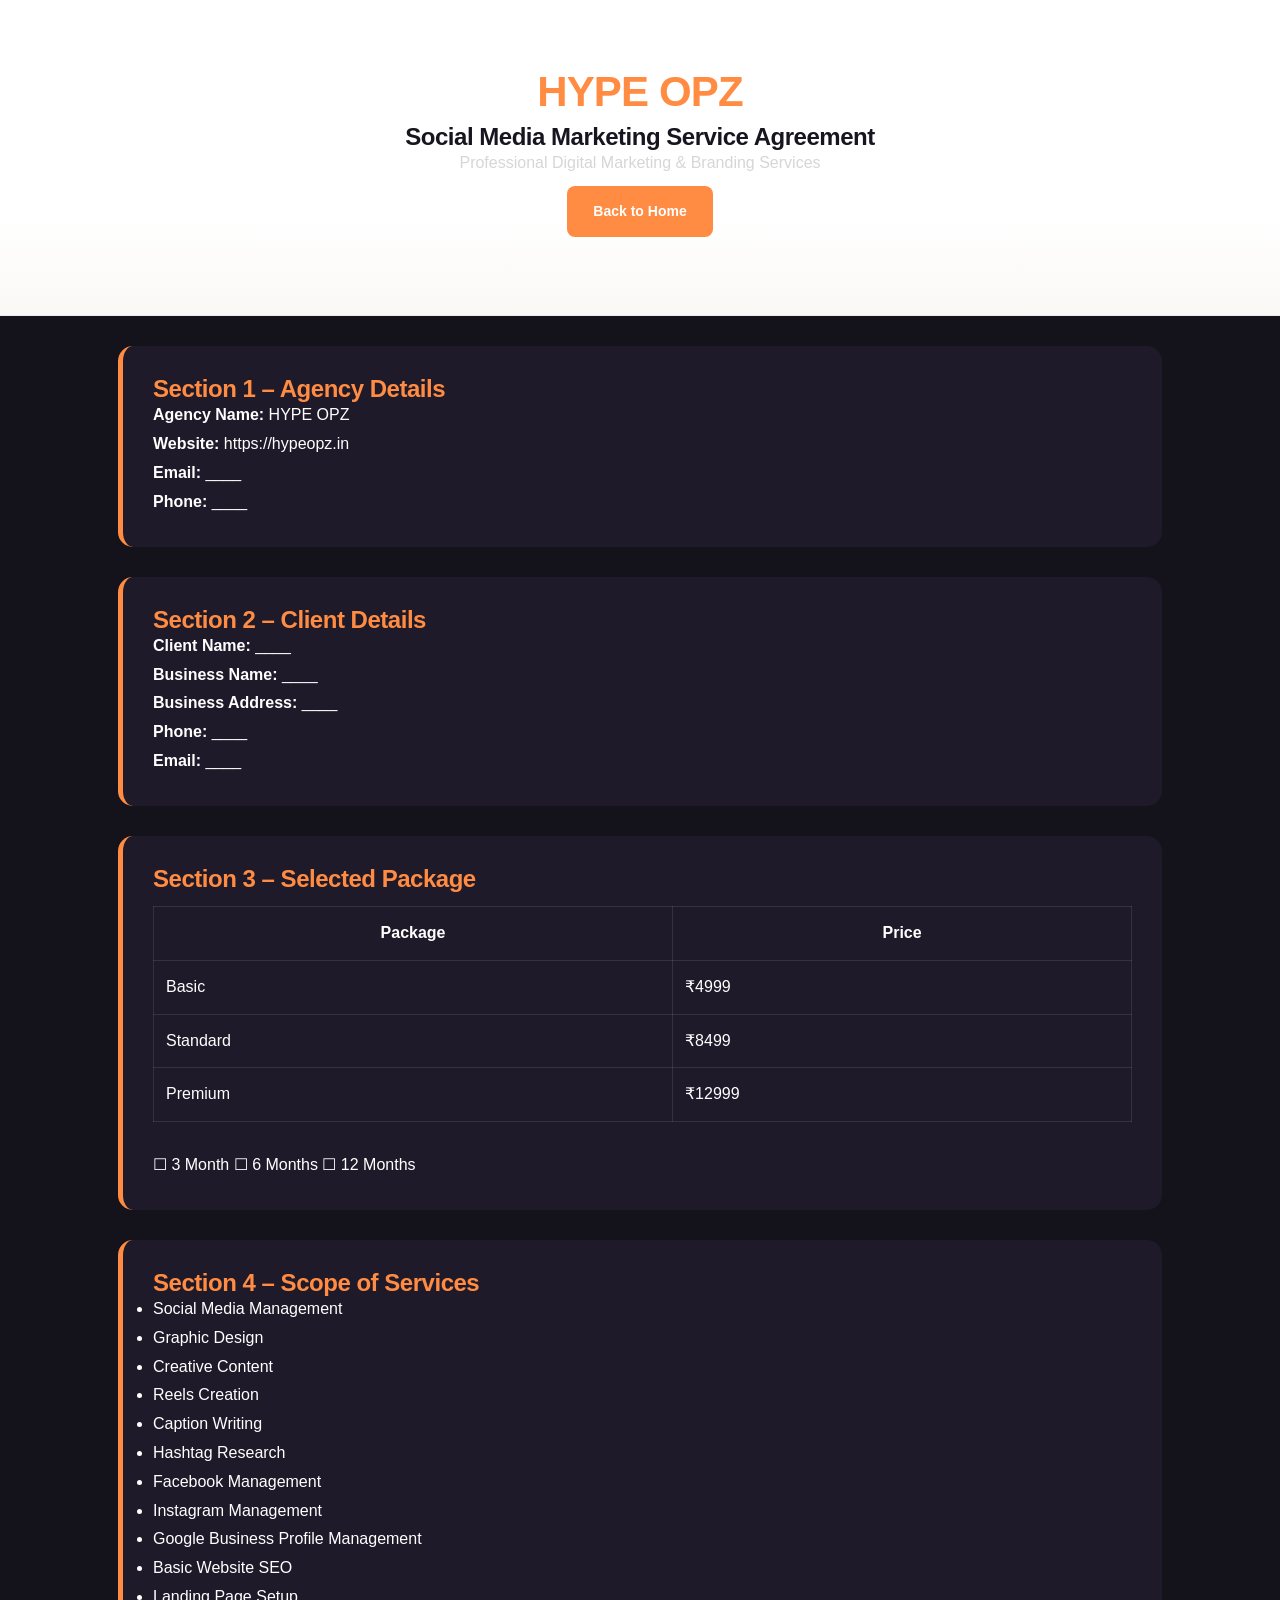
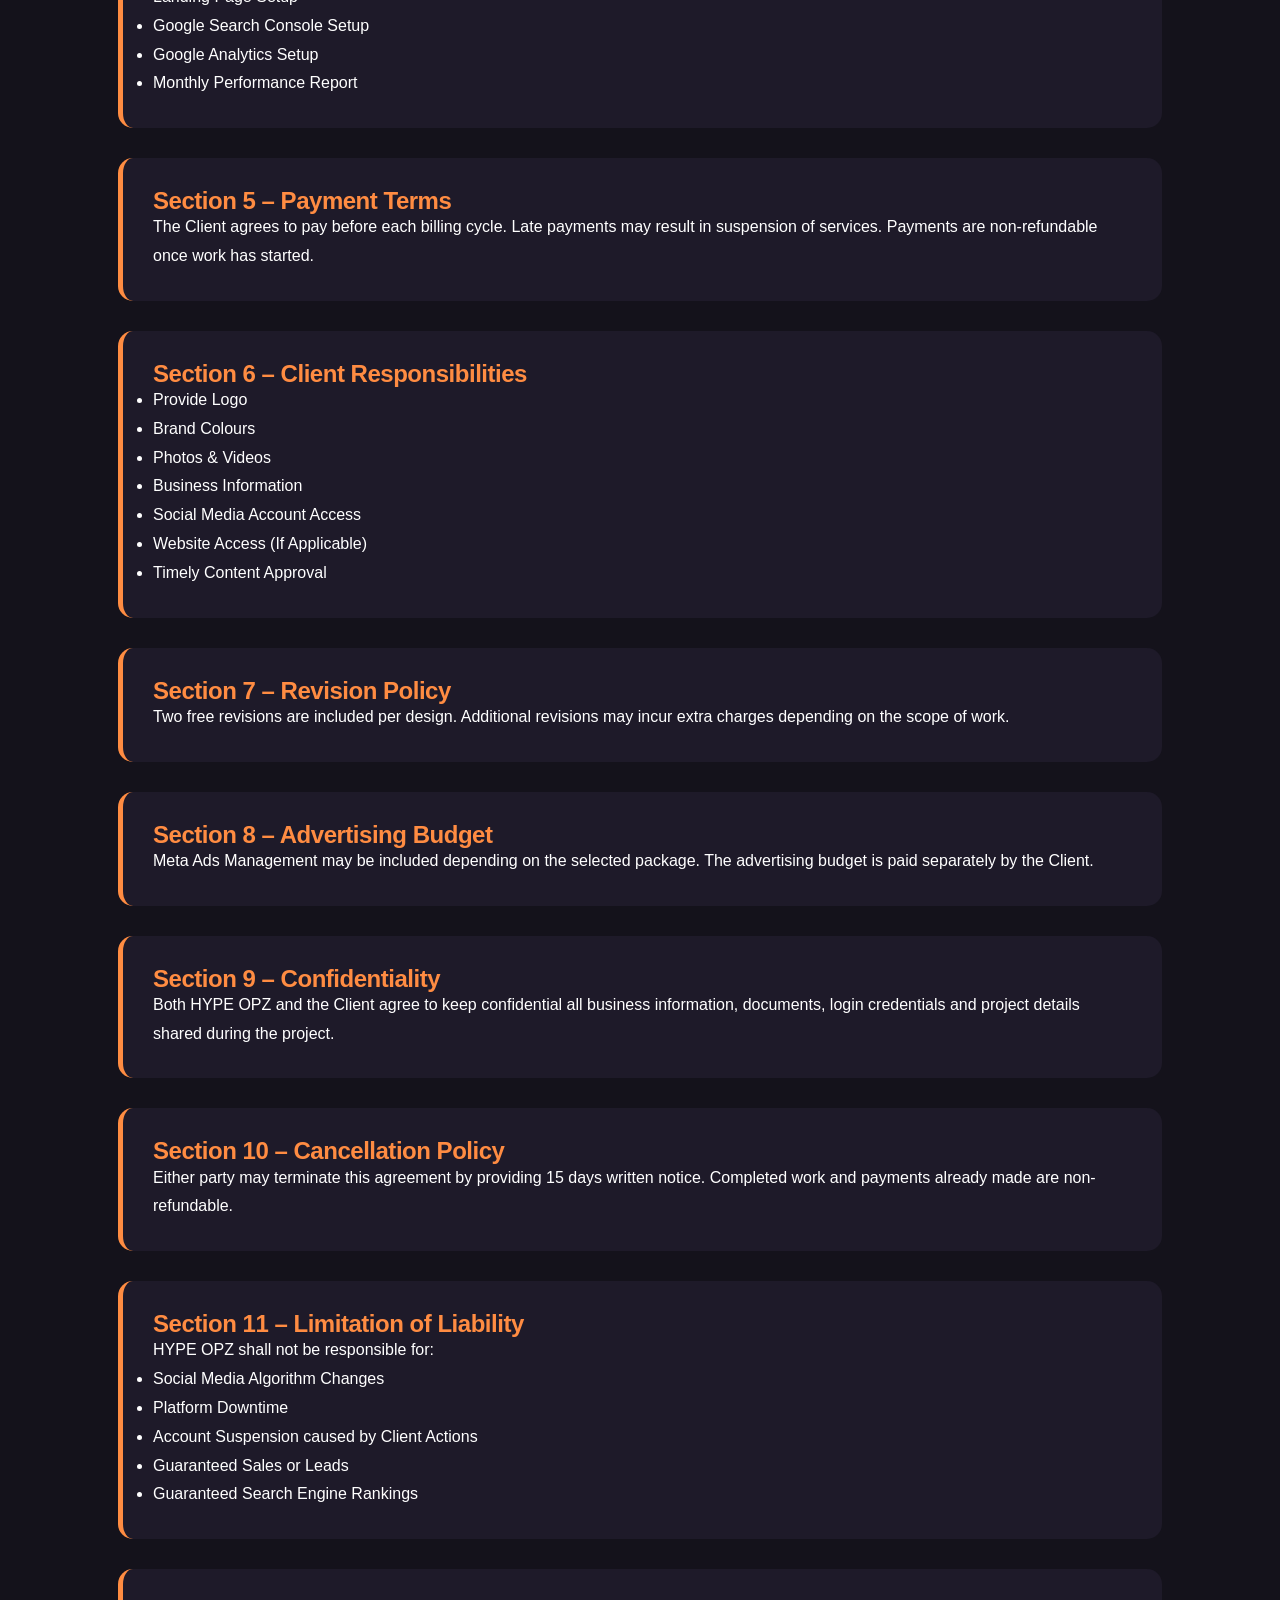
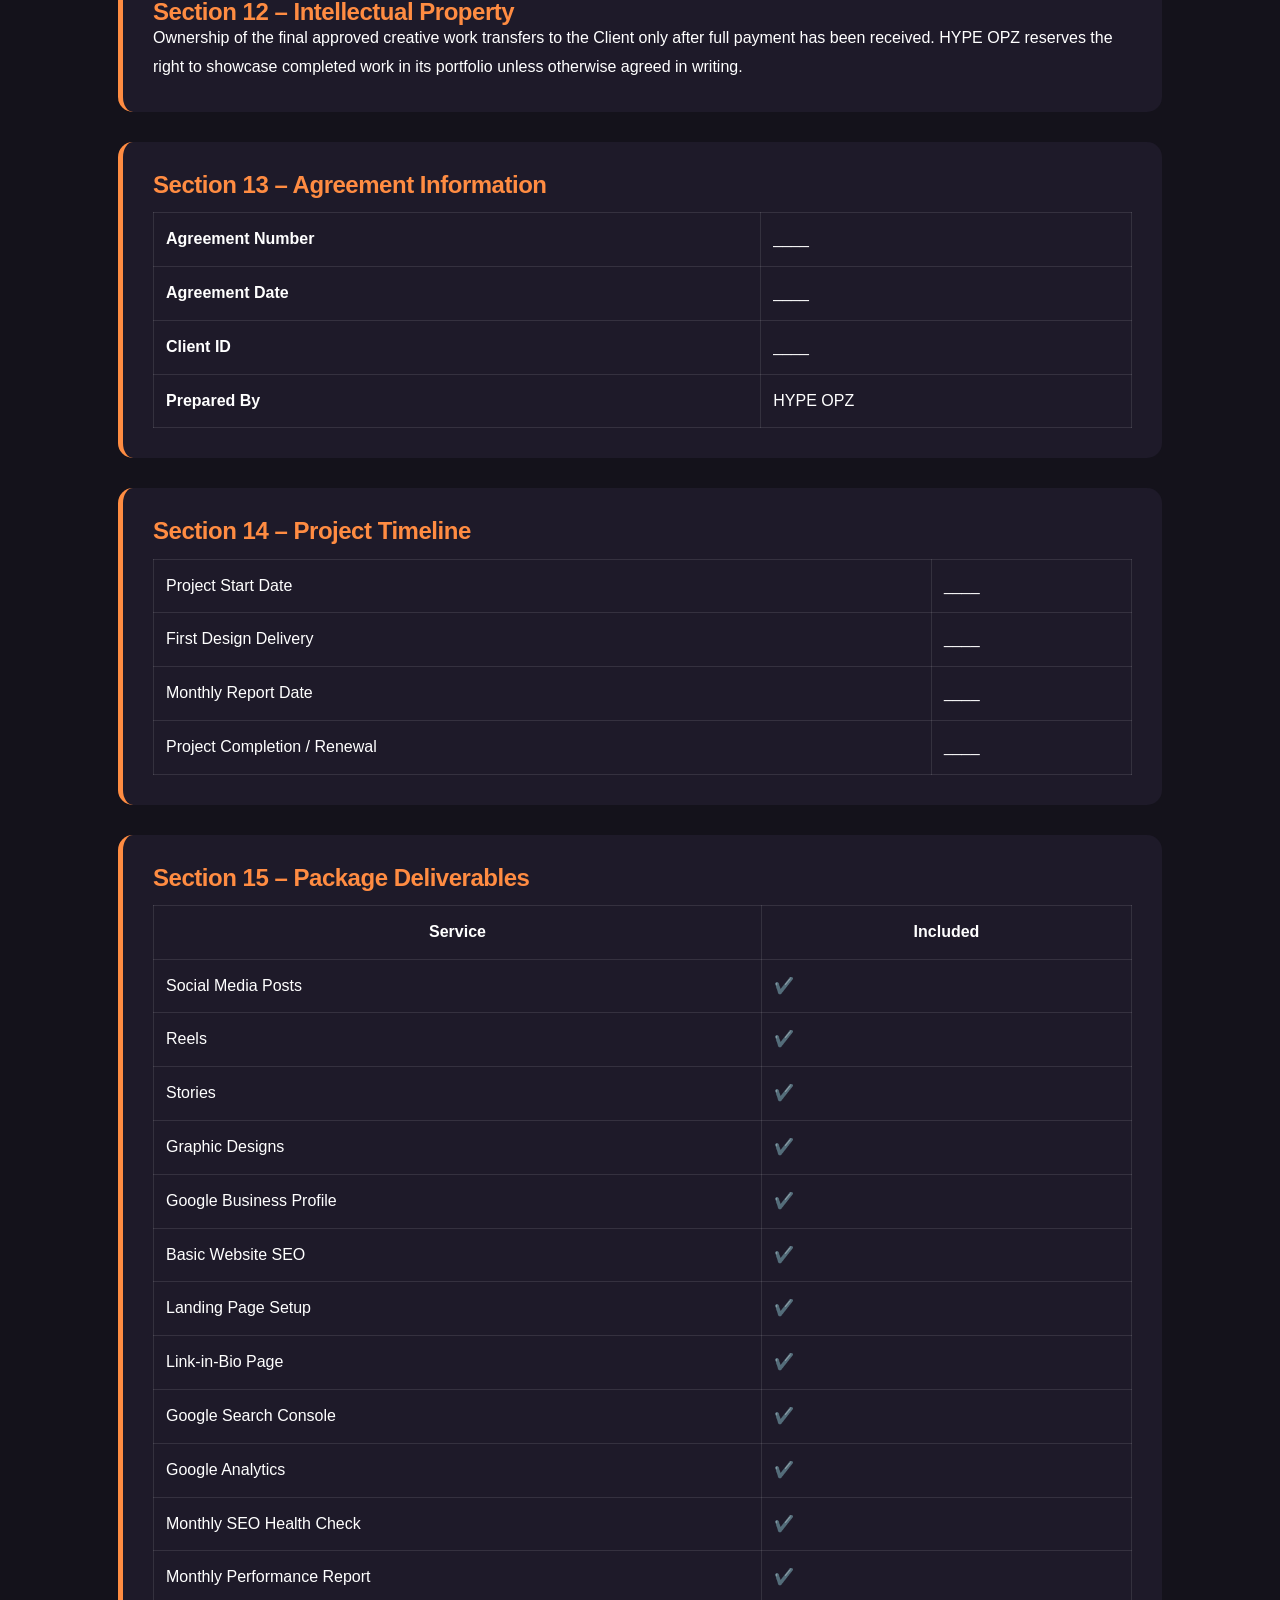
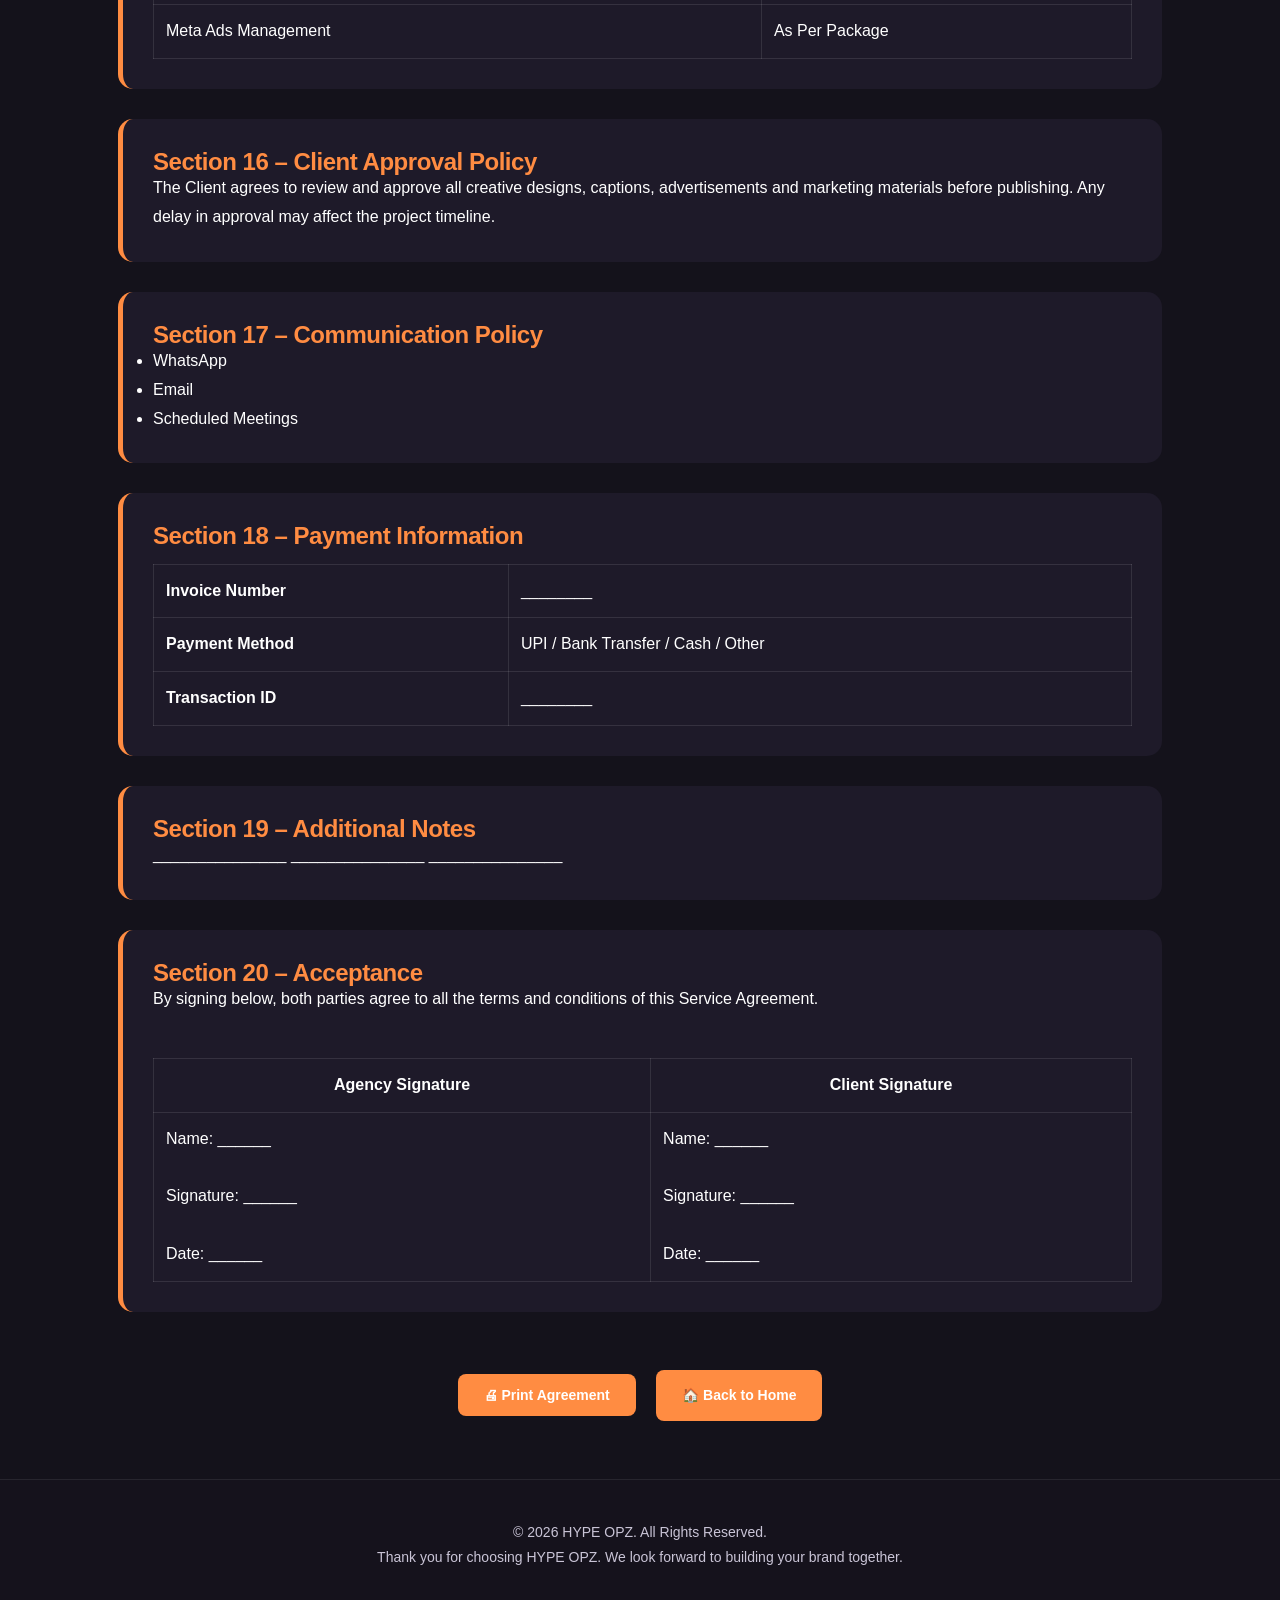
<file: agreement.html>
<!DOCTYPE html>
<html lang="en">
<head>
<meta charset="UTF-8">
<meta name="viewport" content="width=device-width, initial-scale=1.0">

<title>Service Agreement | HYPE OPZ</title>

<link rel="stylesheet" href="style.css">

<style>

body{
    margin:0;
    background:#14121b;
    color:#ffffff;
    font-family:Arial,sans-serif;
    line-height:1.8;
}

.container{
    width:90%;
    max-width:1100px;
    margin:auto;
}

.hero{
    text-align:center;
    padding:70px 20px;
}

.hero h1{
    color:#ff8c42;
    font-size:42px;
    margin-bottom:10px;
}

.hero p{
    color:#d6d6d6;
}

.section{
    background:#1e1a29;
    margin:30px 0;
    padding:30px;
    border-radius:15px;
    border-left:5px solid #ff8c42;
}

.section h2{
    color:#ff8c42;
    margin-top:0;
}

table{
    width:100%;
    border-collapse:collapse;
    margin-top:15px;
}

table td,
table th{
    border:1px solid rgba(255,255,255,.1);
    padding:12px;
}

.btn{
    display:inline-block;
    padding:12px 25px;
    background:#ff8c42;
    color:#fff;
    text-decoration:none;
    border-radius:8px;
    margin:8px;
}

.footer{
    text-align:center;
    padding:40px 20px;
    color:#bbb;
}

</style>

</head>

<body>

<div class="hero">

<h1>HYPE OPZ</h1>

<h2>Social Media Marketing Service Agreement</h2>

<p>
Professional Digital Marketing & Branding Services
</p>

<a href="index.html" class="btn">Back to Home</a>

</div>

<div class="container">

<div class="section">

<h2>Section 1 – Agency Details</h2>

<p><strong>Agency Name:</strong> HYPE OPZ</p>

<p><strong>Website:</strong> https://hypeopz.in</p>

<p><strong>Email:</strong> ____</p>

<p><strong>Phone:</strong> ____</p>

</div>

<div class="section">

<h2>Section 2 – Client Details</h2>

<p><strong>Client Name:</strong> ____</p>

<p><strong>Business Name:</strong> ____</p>

<p><strong>Business Address:</strong> ____</p>

<p><strong>Phone:</strong> ____</p>

<p><strong>Email:</strong> ____</p>

</div>

<div class="section">

<h2>Section 3 – Selected Package</h2>

<table>

<tr>

<th>Package</th>

<th>Price</th>

</tr>

<tr>

<td>Basic</td>

<td>₹4999</td>

</tr>

<tr>

<td>Standard</td>

<td>₹8499</td>

</tr>

<tr>

<td>Premium</td>

<td>₹12999</td>

</tr>

</table>

<br>

<p>

☐ 3 Month

☐ 6 Months

☐ 12 Months

</p>

</div>

<div class="section">

<h2>Section 4 – Scope of Services</h2>

<ul>

<li>Social Media Management</li>

<li>Graphic Design</li>

<li>Creative Content</li>

<li>Reels Creation</li>

<li>Caption Writing</li>

<li>Hashtag Research</li>

<li>Facebook Management</li>

<li>Instagram Management</li>

<li>Google Business Profile Management</li>

<li>Basic Website SEO</li>

<li>Landing Page Setup</li>

<li>Google Search Console Setup</li>

<li>Google Analytics Setup</li>

<li>Monthly Performance Report</li>

</ul>

</div>

<div class="section">

<h2>Section 5 – Payment Terms</h2>

<p>

The Client agrees to pay before each billing cycle.

Late payments may result in suspension of services.

Payments are non-refundable once work has started.

</p>

</div>
<div class="section">

<h2>Section 6 – Client Responsibilities</h2>

<ul>
<li>Provide Logo</li>
<li>Brand Colours</li>
<li>Photos & Videos</li>
<li>Business Information</li>
<li>Social Media Account Access</li>
<li>Website Access (If Applicable)</li>
<li>Timely Content Approval</li>
</ul>

</div>

<div class="section">

<h2>Section 7 – Revision Policy</h2>

<p>
Two free revisions are included per design.
Additional revisions may incur extra charges depending on the scope of work.
</p>

</div>

<div class="section">

<h2>Section 8 – Advertising Budget</h2>

<p>
Meta Ads Management may be included depending on the selected package.
The advertising budget is paid separately by the Client.
</p>

</div>

<div class="section">

<h2>Section 9 – Confidentiality</h2>

<p>
Both HYPE OPZ and the Client agree to keep confidential all business information,
documents, login credentials and project details shared during the project.
</p>

</div>

<div class="section">

<h2>Section 10 – Cancellation Policy</h2>

<p>
Either party may terminate this agreement by providing 15 days written notice.

Completed work and payments already made are non-refundable.
</p>

</div>
<div class="section">

<h2>Section 11 – Limitation of Liability</h2>

<p>HYPE OPZ shall not be responsible for:</p>

<ul>
<li>Social Media Algorithm Changes</li>
<li>Platform Downtime</li>
<li>Account Suspension caused by Client Actions</li>
<li>Guaranteed Sales or Leads</li>
<li>Guaranteed Search Engine Rankings</li>
</ul>

</div>

<div class="section">

<h2>Section 12 – Intellectual Property</h2>

<p>
Ownership of the final approved creative work transfers to the Client only after full payment has been received.
HYPE OPZ reserves the right to showcase completed work in its portfolio unless otherwise agreed in writing.
</p>

</div>

<div class="section">

<h2>Section 13 – Agreement Information</h2>

<table>

<tr>
<td><strong>Agreement Number</strong></td>
<td>____</td>
</tr>

<tr>
<td><strong>Agreement Date</strong></td>
<td>____</td>
</tr>

<tr>
<td><strong>Client ID</strong></td>
<td>____</td>
</tr>

<tr>
<td><strong>Prepared By</strong></td>
<td>HYPE OPZ</td>
</tr>

</table>

</div>

<div class="section">

<h2>Section 14 – Project Timeline</h2>

<table>

<tr>
<td>Project Start Date</td>
<td>____</td>
</tr>

<tr>
<td>First Design Delivery</td>
<td>____</td>
</tr>

<tr>
<td>Monthly Report Date</td>
<td>____</td>
</tr>

<tr>
<td>Project Completion / Renewal</td>
<td>____</td>
</tr>

</table>

</div>

<div class="section">

<h2>Section 15 – Package Deliverables</h2>

<table>

<tr>
<th>Service</th>
<th>Included</th>
</tr>

<tr><td>Social Media Posts</td><td>✔️</td></tr>
<tr><td>Reels</td><td>✔️</td></tr>
<tr><td>Stories</td><td>✔️</td></tr>
<tr><td>Graphic Designs</td><td>✔️</td></tr>
<tr><td>Google Business Profile</td><td>✔️</td></tr>
<tr><td>Basic Website SEO</td><td>✔️</td></tr>
<tr><td>Landing Page Setup</td><td>✔️</td></tr>
<tr><td>Link-in-Bio Page</td><td>✔️</td></tr>
<tr><td>Google Search Console</td><td>✔️</td></tr>
<tr><td>Google Analytics</td><td>✔️</td></tr>
<tr><td>Monthly SEO Health Check</td><td>✔️</td></tr>
<tr><td>Monthly Performance Report</td><td>✔️</td></tr>
<tr><td>Meta Ads Management</td><td>As Per Package</td></tr>

</table>

</div>
<div class="section">

<h2>Section 16 – Client Approval Policy</h2>

<p>
The Client agrees to review and approve all creative designs, captions,
advertisements and marketing materials before publishing.
Any delay in approval may affect the project timeline.
</p>

</div>

<div class="section">

<h2>Section 17 – Communication Policy</h2>

<ul>
<li>WhatsApp</li>
<li>Email</li>
<li>Scheduled Meetings</li>
</ul>

</div>

<div class="section">

<h2>Section 18 – Payment Information</h2>

<table>

<tr>
<td><strong>Invoice Number</strong></td>
<td>________</td>
</tr>

<tr>
<td><strong>Payment Method</strong></td>
<td>UPI / Bank Transfer / Cash / Other</td>
</tr>

<tr>
<td><strong>Transaction ID</strong></td>
<td>________</td>
</tr>

</table>

</div>

<div class="section">

<h2>Section 19 – Additional Notes</h2>

<p>

_______________

_______________

_______________

</p>

</div>

<div class="section">

<h2>Section 20 – Acceptance</h2>

<p>
By signing below, both parties agree to all the terms and conditions of this Service Agreement.
</p>

<br>

<table>

<tr>
<th>Agency Signature</th>
<th>Client Signature</th>
</tr>

<tr>
<td>

Name: ______

<br><br>

Signature: ______

<br><br>

Date: ______

</td>

<td>

Name: ______

<br><br>

Signature: ______

<br><br>

Date: ______

</td>

</tr>

</table>

</div>

<div style="text-align:center; margin:50px 0;">

<button onclick="window.print()" class="btn">
🖨 Print Agreement
</button>

<a href="index.html" class="btn">
🏠 Back to Home
</a>

</div>

</div>

<footer class="footer">

<p>
© 2026 HYPE OPZ. All Rights Reserved.
</p>

<p>
Thank you for choosing HYPE OPZ. We look forward to building your brand together.
</p>

</footer>

</body>
</html>
</file>
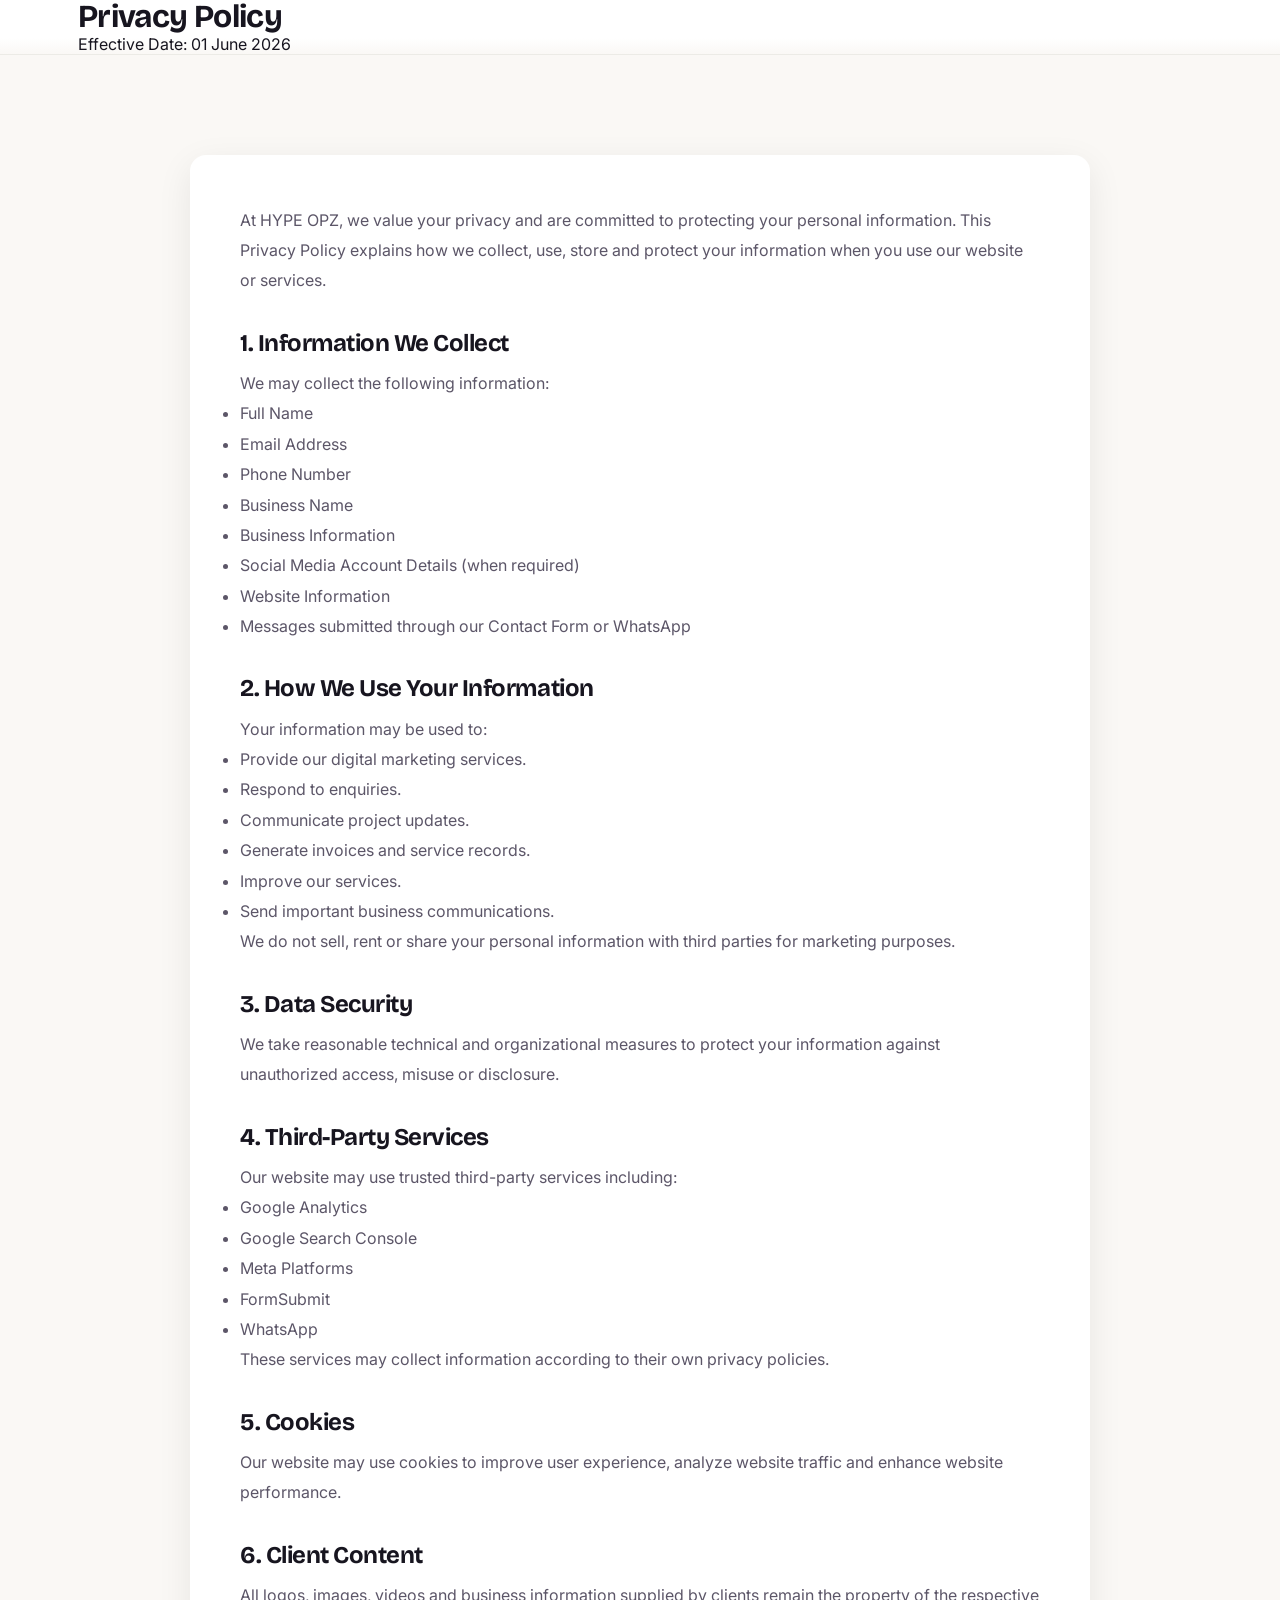
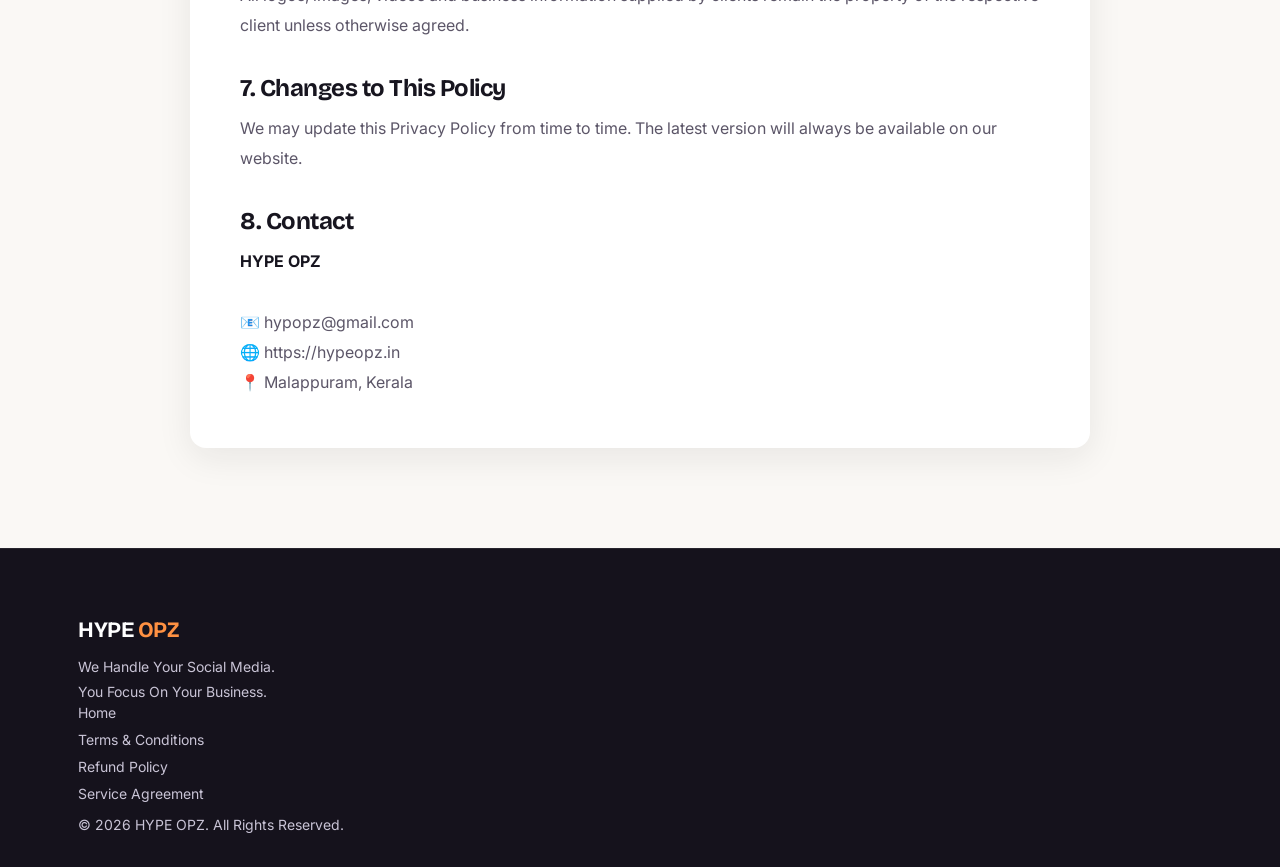
<file: privacy.html>
<!DOCTYPE html>
<html lang="en">

<head>

<meta charset="UTF-8">
<meta name="viewport" content="width=device-width, initial-scale=1.0">

<title>Privacy Policy | HYPE OPZ</title>

<link rel="icon" href="logo.png">

<link rel="preconnect" href="https://fonts.googleapis.com">
<link rel="preconnect" href="https://fonts.gstatic.com" crossorigin>

<link href="https://fonts.googleapis.com/css2?family=Bricolage+Grotesque:wght@700;800&family=Inter:wght@400;500;600;700&display=swap" rel="stylesheet">

<link rel="stylesheet" href="style.css">

</head>

<body>

<header class="hero">

<div class="container">

<h1>Privacy Policy</h1>

<p class="lead">
Effective Date: 01 June 2026
</p>

</div>

</header>

<main class="legal-page">

<div class="container">

<p>
At HYPE OPZ, we value your privacy and are committed to protecting your personal information. This Privacy Policy explains how we collect, use, store and protect your information when you use our website or services.
</p>

<h2>1. Information We Collect</h2>

<p>We may collect the following information:</p>

<ul>
<li>Full Name</li>
<li>Email Address</li>
<li>Phone Number</li>
<li>Business Name</li>
<li>Business Information</li>
<li>Social Media Account Details (when required)</li>
<li>Website Information</li>
<li>Messages submitted through our Contact Form or WhatsApp</li>
</ul>

<h2>2. How We Use Your Information</h2>

<p>Your information may be used to:</p>

<ul>
<li>Provide our digital marketing services.</li>
<li>Respond to enquiries.</li>
<li>Communicate project updates.</li>
<li>Generate invoices and service records.</li>
<li>Improve our services.</li>
<li>Send important business communications.</li>
</ul>

<p>
We do not sell, rent or share your personal information with third parties for marketing purposes.
</p>

<h2>3. Data Security</h2>

<p>
We take reasonable technical and organizational measures to protect your information against unauthorized access, misuse or disclosure.
</p>

<h2>4. Third-Party Services</h2>

<p>Our website may use trusted third-party services including:</p>

<ul>
<li>Google Analytics</li>
<li>Google Search Console</li>
<li>Meta Platforms</li>
<li>FormSubmit</li>
<li>WhatsApp</li>
</ul>

<p>
These services may collect information according to their own privacy policies.
</p>

<h2>5. Cookies</h2>

<p>
Our website may use cookies to improve user experience, analyze website traffic and enhance website performance.
</p>

<h2>6. Client Content</h2>

<p>
All logos, images, videos and business information supplied by clients remain the property of the respective client unless otherwise agreed.
</p>

<h2>7. Changes to This Policy</h2>

<p>
We may update this Privacy Policy from time to time. The latest version will always be available on our website.
</p>

<h2>8. Contact</h2>

<p>

<strong>HYPE OPZ</strong>

<br><br>

📧 hypopz@gmail.com

<br>

🌐 https://hypeopz.in

<br>

📍 Malappuram, Kerala

</p>

</div>

</main>

<footer class="footer">

<div class="container">

<h2>HYPE <span>OPZ</span></h2>

<p>
We Handle Your Social Media.<br>
You Focus On Your Business.
</p>

<div class="footer-links">

<a href="index.html">Home</a>

<a href="terms.html">Terms & Conditions</a>

<a href="refund.html">Refund Policy</a>

<a href="agreement.html">Service Agreement</a>

</div>

<p class="copyright">
© 2026 HYPE OPZ. All Rights Reserved.
</p>

</div>

</footer>

</body>

</html>
</file>
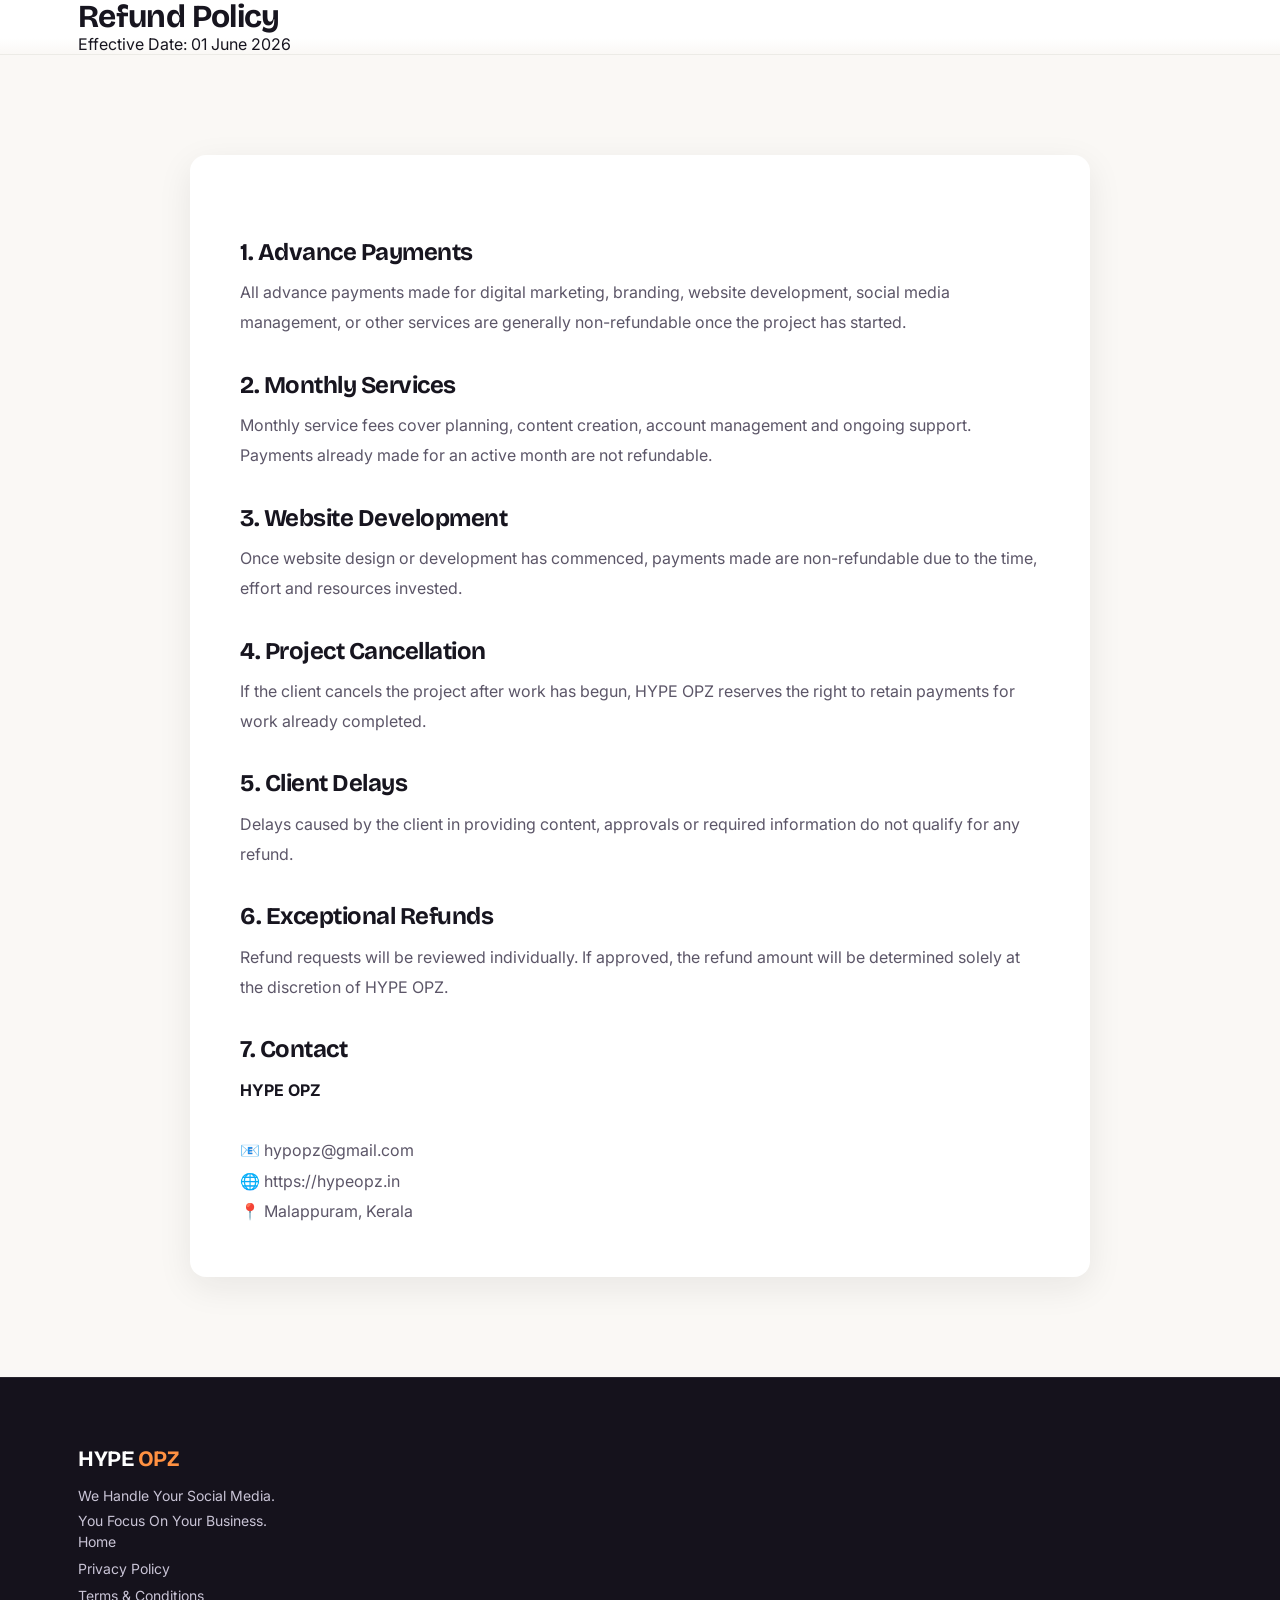
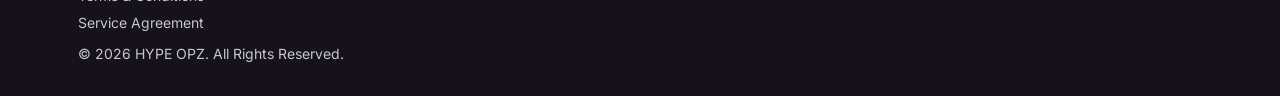
<file: refund.html>
<!DOCTYPE html>
<html lang="en">

<head>

<meta charset="UTF-8">
<meta name="viewport" content="width=device-width, initial-scale=1.0">

<title>Refund Policy | HYPE OPZ</title>

<link rel="icon" href="logo.png">

<link rel="preconnect" href="https://fonts.googleapis.com">
<link rel="preconnect" href="https://fonts.gstatic.com" crossorigin>

<link href="https://fonts.googleapis.com/css2?family=Bricolage+Grotesque:wght@700;800&family=Inter:wght@400;500;600;700&display=swap" rel="stylesheet">

<link rel="stylesheet" href="style.css">

</head>

<body>

<header class="hero">

<div class="container">

<h1>Refund Policy</h1>

<p class="lead">
Effective Date: 01 June 2026
</p>

</div>

</header>

<main class="legal-page">

<div class="container">

<h2>1. Advance Payments</h2>

<p>
All advance payments made for digital marketing, branding,
website development, social media management, or other
services are generally non-refundable once the project has started.
</p>

<h2>2. Monthly Services</h2>

<p>
Monthly service fees cover planning, content creation,
account management and ongoing support.
Payments already made for an active month are not refundable.
</p>

<h2>3. Website Development</h2>

<p>
Once website design or development has commenced,
payments made are non-refundable due to the time,
effort and resources invested.
</p>

<h2>4. Project Cancellation</h2>

<p>
If the client cancels the project after work has begun,
HYPE OPZ reserves the right to retain payments for work
already completed.
</p>

<h2>5. Client Delays</h2>

<p>
Delays caused by the client in providing content,
approvals or required information do not qualify
for any refund.
</p>

<h2>6. Exceptional Refunds</h2>

<p>
Refund requests will be reviewed individually.
If approved, the refund amount will be determined
solely at the discretion of HYPE OPZ.
</p>

<h2>7. Contact</h2>

<p>

<strong>HYPE OPZ</strong>

<br><br>

📧 hypopz@gmail.com

<br>

🌐 https://hypeopz.in

<br>

📍 Malappuram, Kerala

</p>

</div>

</main>

<footer class="footer">

<div class="container">

<h2>HYPE <span>OPZ</span></h2>

<p>
We Handle Your Social Media.<br>
You Focus On Your Business.
</p>

<div class="footer-links">

<a href="index.html">Home</a>

<a href="privacy.html">Privacy Policy</a>

<a href="terms.html">Terms & Conditions</a>

<a href="agreement.html">Service Agreement</a>

</div>

<p class="copyright">

© 2026 HYPE OPZ. All Rights Reserved.

</p>

</div>

</footer>

</body>

</html>
</file>
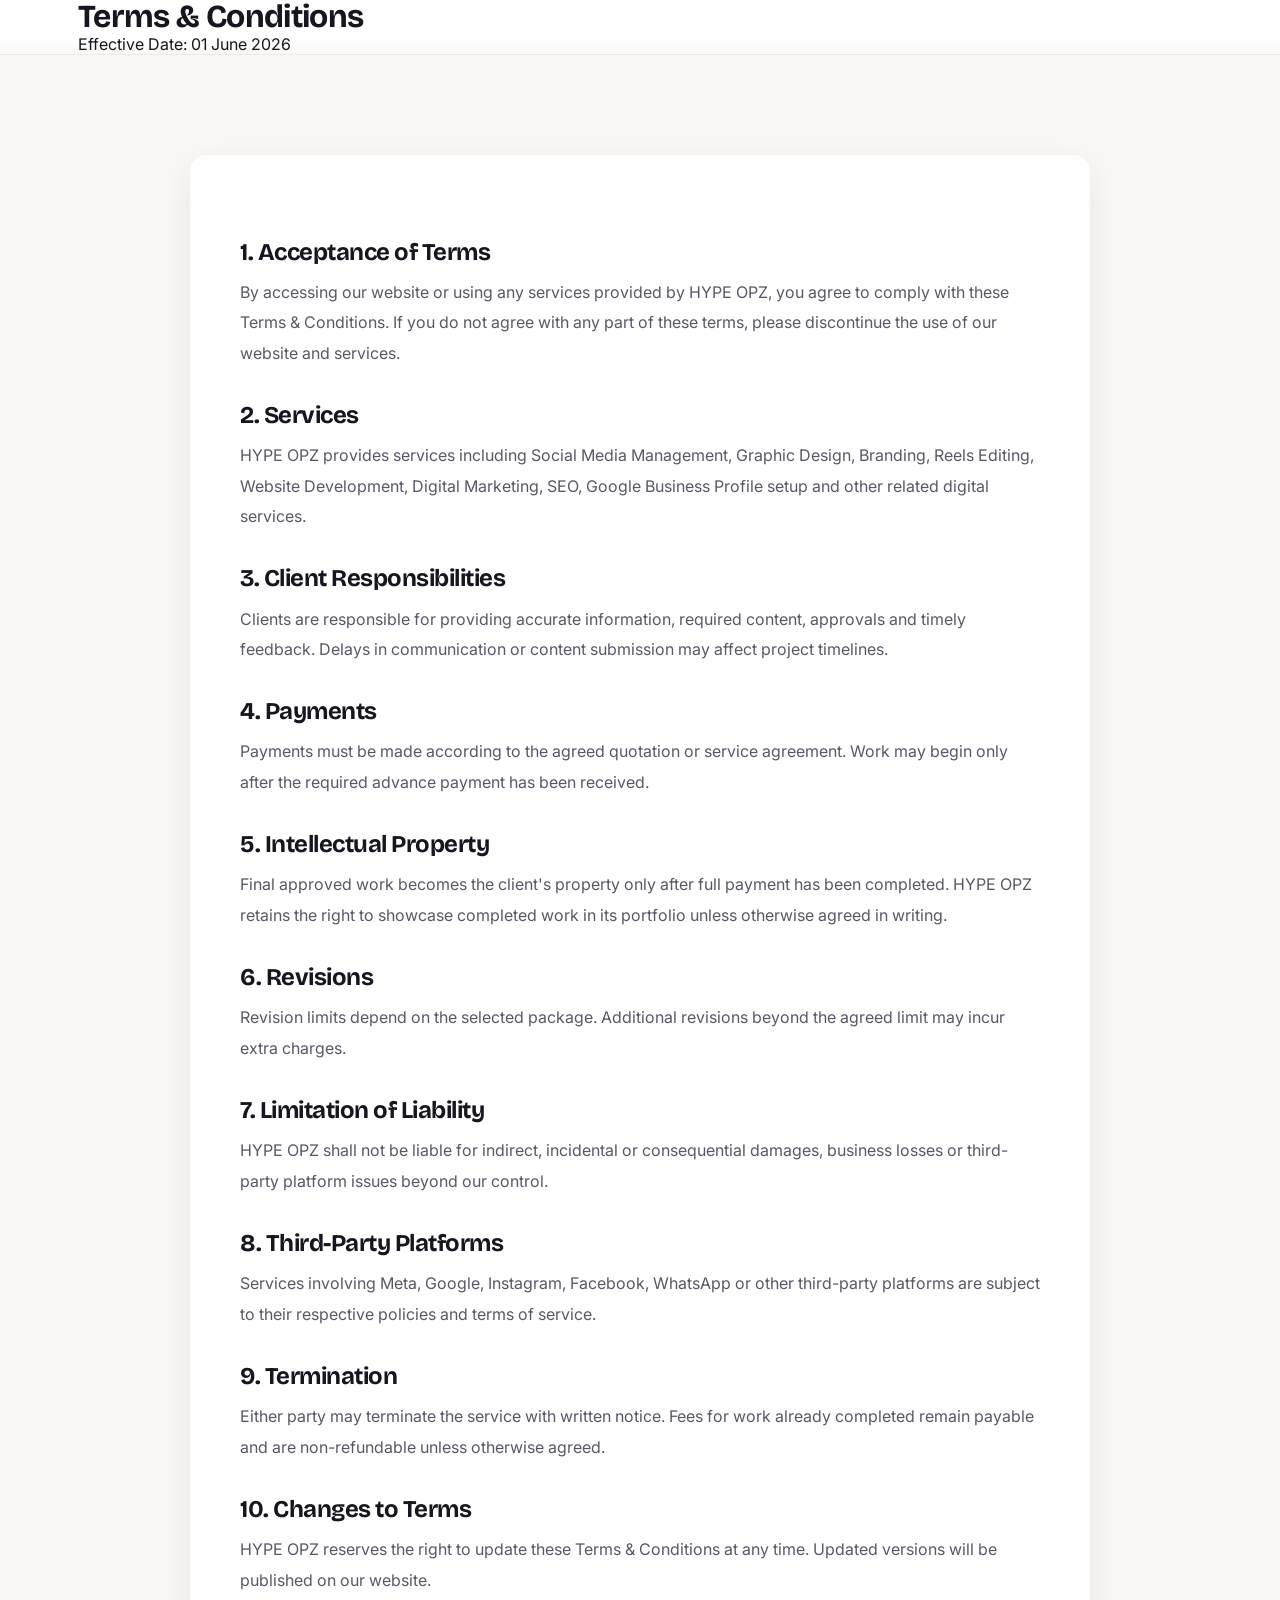
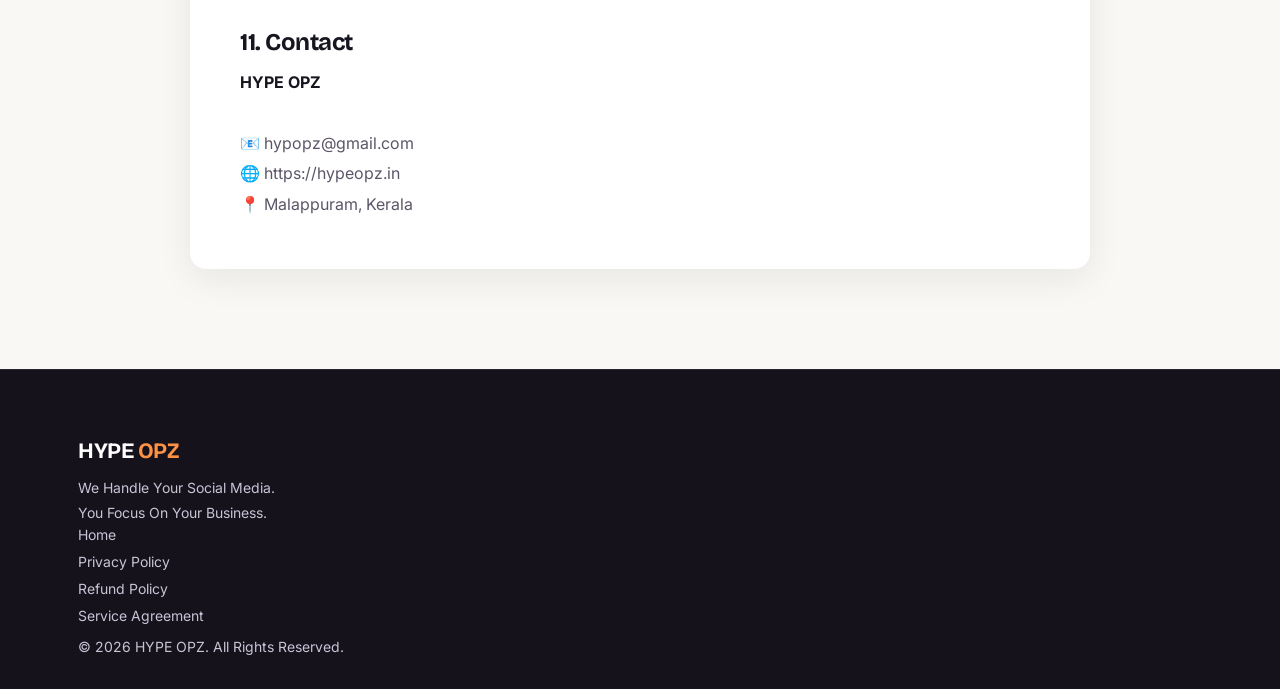
<file: terms.html>
<!DOCTYPE html>
<html lang="en">

<head>

<meta charset="UTF-8">
<meta name="viewport" content="width=device-width, initial-scale=1.0">

<title>Terms & Conditions | HYPE OPZ</title>

<link rel="icon" href="logo.png">

<link rel="preconnect" href="https://fonts.googleapis.com">
<link rel="preconnect" href="https://fonts.gstatic.com" crossorigin>

<link href="https://fonts.googleapis.com/css2?family=Bricolage+Grotesque:wght@700;800&family=Inter:wght@400;500;600;700&display=swap" rel="stylesheet">

<link rel="stylesheet" href="style.css">

</head>

<body>

<header class="hero">

<div class="container">

<h1>Terms & Conditions</h1>

<p class="lead">
Effective Date: 01 June 2026
</p>

</div>

</header>

<main class="legal-page">

<div class="container">

<h2>1. Acceptance of Terms</h2>

<p>
By accessing our website or using any services provided by HYPE OPZ, you agree to comply with these Terms & Conditions. If you do not agree with any part of these terms, please discontinue the use of our website and services.
</p>

<h2>2. Services</h2>

<p>
HYPE OPZ provides services including Social Media Management, Graphic Design, Branding, Reels Editing, Website Development, Digital Marketing, SEO, Google Business Profile setup and other related digital services.
</p>

<h2>3. Client Responsibilities</h2>

<p>
Clients are responsible for providing accurate information, required content, approvals and timely feedback. Delays in communication or content submission may affect project timelines.
</p>

<h2>4. Payments</h2>

<p>
Payments must be made according to the agreed quotation or service agreement. Work may begin only after the required advance payment has been received.
</p>

<h2>5. Intellectual Property</h2>

<p>
Final approved work becomes the client's property only after full payment has been completed. HYPE OPZ retains the right to showcase completed work in its portfolio unless otherwise agreed in writing.
</p>

<h2>6. Revisions</h2>

<p>
Revision limits depend on the selected package. Additional revisions beyond the agreed limit may incur extra charges.
</p>

<h2>7. Limitation of Liability</h2>

<p>
HYPE OPZ shall not be liable for indirect, incidental or consequential damages, business losses or third-party platform issues beyond our control.
</p>

<h2>8. Third-Party Platforms</h2>

<p>
Services involving Meta, Google, Instagram, Facebook, WhatsApp or other third-party platforms are subject to their respective policies and terms of service.
</p>

<h2>9. Termination</h2>

<p>
Either party may terminate the service with written notice. Fees for work already completed remain payable and are non-refundable unless otherwise agreed.
</p>

<h2>10. Changes to Terms</h2>

<p>
HYPE OPZ reserves the right to update these Terms & Conditions at any time. Updated versions will be published on our website.
</p>

<h2>11. Contact</h2>

<p>

<strong>HYPE OPZ</strong>

<br><br>

📧 hypopz@gmail.com

<br>

🌐 https://hypeopz.in

<br>

📍 Malappuram, Kerala

</p>

</div>

</main>

<footer class="footer">

<div class="container">

<h2>HYPE <span>OPZ</span></h2>

<p>
We Handle Your Social Media.<br>
You Focus On Your Business.
</p>

<div class="footer-links">

<a href="index.html">Home</a>

<a href="privacy.html">Privacy Policy</a>

<a href="refund.html">Refund Policy</a>

<a href="agreement.html">Service Agreement</a>

</div>

<p class="copyright">
© 2026 HYPE OPZ. All Rights Reserved.
</p>

</div>

</footer>

</body>

</html>
</file>
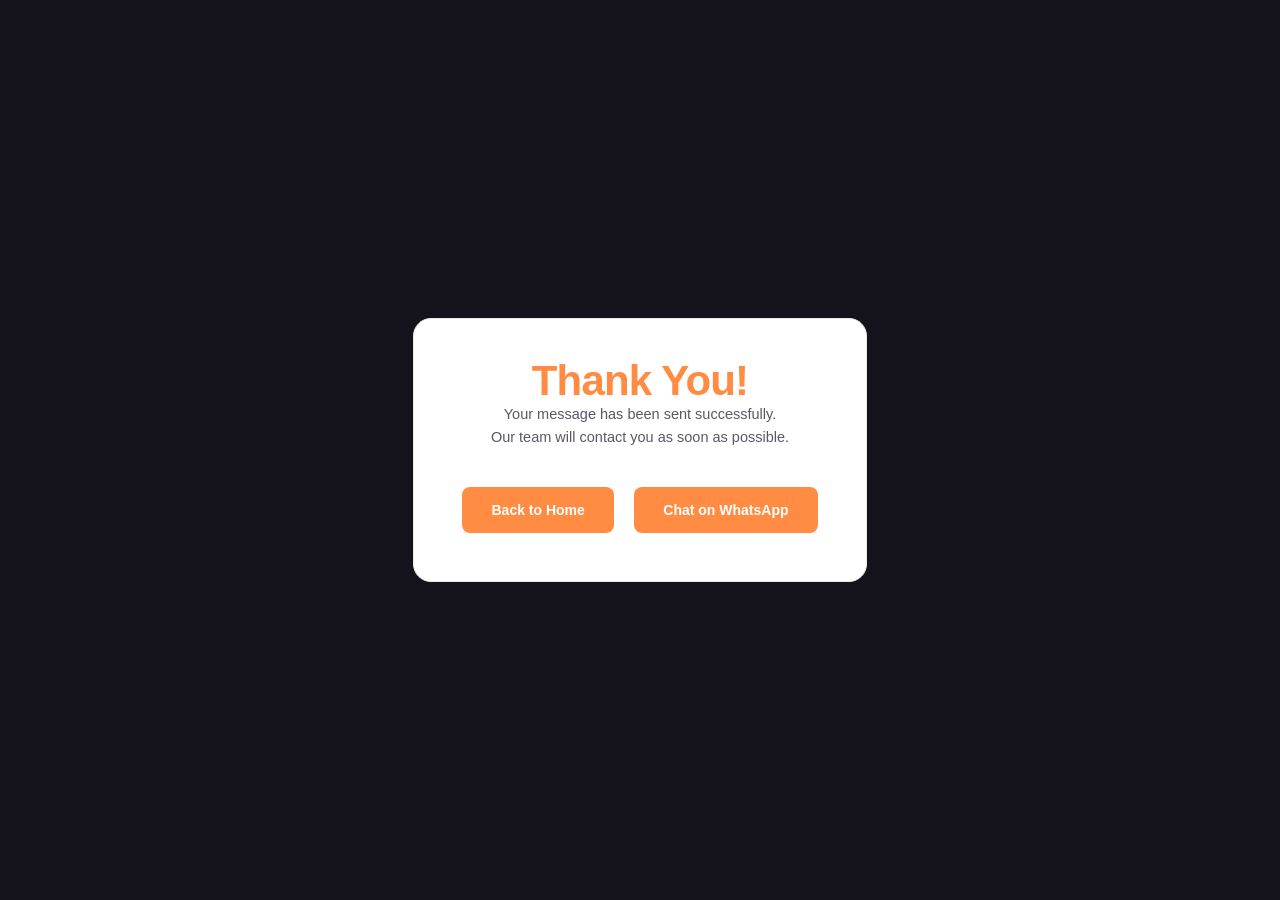
<file: thankyou.html>
<!DOCTYPE html>
<html lang="en">
<head>
<meta charset="UTF-8">
<meta name="viewport" content="width=device-width, initial-scale=1.0">
<title>Thank You | HYPE OPZ</title>

<link rel="stylesheet" href="style.css">

<style>
body{
    margin:0;
    background:#14121b;
    color:#fff;
    font-family:Arial,sans-serif;
    display:flex;
    justify-content:center;
    align-items:center;
    height:100vh;
    text-align:center;
}

.box{
    max-width:600px;
    padding:40px;
}

h1{
    color:#ff8c42;
    font-size:42px;
}

p{
    color:#d6d6d6;
    line-height:1.8;
    margin-bottom:30px;
}

.btn{
    display:inline-block;
    background:#ff8c42;
    color:#fff;
    padding:14px 28px;
    border-radius:8px;
    text-decoration:none;
    margin:8px;
}
</style>

</head>
<body>

<div class="box">

<h1>Thank You!</h1>

<p>Your message has been sent successfully.<br>
Our team will contact you as soon as possible.</p>

<a href="index.html" class="btn">Back to Home</a>

<a href="https://wa.me/918593042060" class="btn">Chat on WhatsApp</a>

</div>

</body>
</html>
</file>
<file: style.css>
:root{
  /* Core surfaces */
  --bg:#ffffff;
  --bg-soft:#faf8f5;
  --panel:#ffffff;
  --border:#ecebe6;

  /* Text */
  --ink:#17151f;
  --text-dim:#5c5668;
  --text-dim-2:#8a8496;

  /* Brand */
  --primary:#ff6a1a;
  --primary-2:#ff9142;
  --amber:#ffb347;
  --violet:#7c5cff;

  /* Dark contrast sections (footer/process) */
  --dark:#15121c;
  --dark-2:#211c2c;
  --dark-3:#2b2438;
  --dark-text-dim:#c9c4d6;
  --dark-text-dim-2:#8a84a0;

  --radius:18px;
  --maxw:1180px;
}
*{margin:0;padding:0;box-sizing:border-box;}
html{scroll-behavior:smooth;}
@media (prefers-reduced-motion: reduce){
  html{scroll-behavior:auto;}
  *{animation-duration:0.001ms !important; animation-iteration-count:1 !important; transition-duration:0.001ms !important;}
}
body{
  background:var(--bg);
  color:var(--ink);
  font-family:'Inter',sans-serif;
  -webkit-font-smoothing:antialiased;
  overflow-x:hidden;
  opacity:0;
  animation:pageFade .6s ease forwards;
}
@keyframes pageFade{ from{opacity:0;transform:translateY(10px);} to{opacity:1;transform:translateY(0);} }
h1,h2,h3{font-family:'Bricolage Grotesque',sans-serif;font-weight:700;letter-spacing:-0.02em;line-height:1.05;color:var(--ink);}
a{color:inherit;text-decoration:none;}
img{max-width:100%;display:block;}
.container{max-width:var(--maxw);margin:0 auto;padding:0 28px;}
.eyebrow{
  font-family:'JetBrains Mono',monospace;font-size:12px;letter-spacing:0.12em;text-transform:uppercase;
  color:var(--primary);display:inline-flex;align-items:center;gap:8px;margin-bottom:14px;
}
.eyebrow::before{content:'';width:6px;height:6px;border-radius:50%;background:var(--primary);box-shadow:0 0 0 3px rgba(255,106,26,0.18);}
a:focus-visible, button:focus-visible, input:focus-visible, textarea:focus-visible, select:focus-visible{outline:2px solid var(--primary); outline-offset:3px; border-radius:4px;}

/* Buttons */
.btn{
  display:inline-flex;align-items:center;gap:8px;padding:12px 22px;border-radius:100px;
  font-weight:600;font-size:14px;transition:transform .2s ease, box-shadow .2s ease;
  border:1px solid transparent;cursor:pointer;font-family:'Inter',sans-serif;
}
.btn-primary{background:linear-gradient(135deg,var(--primary),var(--primary-2));color:#fff;}
.btn-primary:hover{transform:translateY(-2px);box-shadow:0 12px 28px -8px rgba(255,106,26,0.5);}
.btn-ghost{border-color:rgba(23,21,31,0.16);color:var(--ink);}
.btn-ghost:hover{border-color:var(--primary);color:var(--primary);}

/* NAVBAR */
.navbar{
  position:sticky;top:0;z-index:1000;
  display:flex;align-items:center;justify-content:space-between;
  padding:16px 28px;max-width:100%;margin:0 auto;
  background:rgba(255,255,255,.92);
  backdrop-filter:blur(15px);-webkit-backdrop-filter:blur(15px);
  border-bottom:1px solid var(--border);
}
.navbar.scrolled{box-shadow:0 8px 30px rgba(23,21,31,.08);transition:.3s;}
.logo img{height:38px;}
.menu{list-style:none;display:flex;gap:36px;font-size:14px;font-weight:500;}
.menu a{opacity:0.8;transition:opacity .2s, color .2s;}
.menu a:hover{opacity:1;color:var(--primary);}
.menu a.active{color:var(--primary);font-weight:700;position:relative;}
.menu a.active::after{content:'';position:absolute;left:0;bottom:-8px;width:100%;height:2px;background:var(--primary);border-radius:5px;}
.nav-cta{display:flex;align-items:center;gap:14px;}
.menu-toggle{display:none;background:none;border:0;color:var(--ink);font-size:24px;cursor:pointer;}

/* HERO */
.hero{
  position:relative;
  background:linear-gradient(180deg,var(--bg),var(--bg) 70%,var(--bg-soft));
  border-bottom:1px solid var(--border);
}
.hero-wrap{
  max-width:var(--maxw);margin:0 auto;padding:64px 28px 96px;
  display:grid;grid-template-columns:1.1fr 0.8fr;gap:56px;align-items:center;
}
.hero-content h1{font-size:clamp(34px,5vw,58px);margin:6px 0 20px;}
.hero-content h1 em{font-style:normal;color:var(--primary);}
.hero-content p{color:var(--text-dim);font-size:17px;max-width:480px;margin-bottom:32px;}
.hero-ctas{display:flex;gap:14px;flex-wrap:wrap;margin-bottom:36px;}
.hero-stats{display:flex;gap:32px;flex-wrap:wrap;}
.hero-stats div{display:flex;flex-direction:column;}
.hero-stats .num{font-family:'JetBrains Mono',monospace;font-size:24px;font-weight:600;color:var(--primary);}
.hero-stats .lbl{font-size:12px;color:var(--text-dim-2);text-transform:uppercase;letter-spacing:.06em;}

/* Signature: feed ticker */
.feed{
  position:relative;height:460px;border-radius:24px;
  background:linear-gradient(180deg,#fff,var(--bg-soft));
  border:1px solid var(--border);overflow:hidden;padding:18px;
  box-shadow:0 30px 60px -30px rgba(23,21,31,0.15);
}
.feed::after{
  content:'';position:absolute;inset:0;
  background:linear-gradient(180deg,#fff 0%, transparent 14%, transparent 86%, var(--bg-soft) 100%);
  pointer-events:none;z-index:2;
}
.feed-track{display:flex;flex-direction:column;gap:12px;animation:scrollFeed 16s linear infinite;}
@keyframes scrollFeed{from{transform:translateY(0);}to{transform:translateY(-50%);}}
.card{
  background:#fff;border:1px solid var(--border);
  border-radius:14px;padding:14px 16px;display:flex;align-items:center;gap:12px;font-size:13px;
  box-shadow:0 4px 14px -6px rgba(23,21,31,0.08);
}
.card .dot{width:34px;height:34px;border-radius:10px;flex-shrink:0;display:flex;align-items:center;justify-content:center;font-size:14px;color:#fff;}
.card b{display:block;font-size:13.5px;color:var(--ink);}
.card small{color:var(--text-dim-2);font-family:'JetBrains Mono',monospace;font-size:11px;}

/* SECTIONS */
section{padding:88px 0;}
section h2{font-size:clamp(28px,3.4vw,42px);margin-bottom:14px;}
section .lead{color:var(--text-dim);font-size:16px;max-width:600px;margin-bottom:56px;}

/* ABOUT */
.about{background:var(--bg-soft);}
.about-boxes{display:grid;grid-template-columns:repeat(3,1fr);gap:24px;}
.box{background:#fff;border:1px solid var(--border);border-radius:var(--radius);padding:30px;transition:transform .25s ease, box-shadow .25s ease;}
.box:hover{transform:translateY(-4px);box-shadow:0 16px 32px -18px rgba(23,21,31,0.18);}
.box .ic{width:44px;height:44px;border-radius:12px;background:var(--primary);color:#fff;display:flex;align-items:center;justify-content:center;margin-bottom:20px;font-size:18px;}
.box h3{font-size:19px;margin-bottom:10px;}
.box p{color:var(--text-dim);font-size:14.5px;line-height:1.6;}

/* SERVICES */
.services{background:var(--bg);}
.service-grid{display:grid;grid-template-columns:repeat(3,1fr);gap:20px;}
.service-card{
  background:#fff;border-radius:16px;padding:26px 22px;border:1px solid var(--border);
  transition:transform .25s ease, box-shadow .25s ease;
}
.service-card:hover{transform:translateY(-6px);border-color:var(--primary);box-shadow:0 20px 40px -20px rgba(255,106,26,0.25);}
.service-card i{font-size:26px;color:var(--primary);margin-bottom:18px;display:block;}
.service-card h3{font-size:17px;margin-bottom:8px;color:var(--ink);}
.service-card p{font-size:13.5px;color:var(--text-dim);line-height:1.55;}

/* WHY CHOOSE US */
.why-us{background:var(--bg-soft);padding:90px 0;}
.why-us .lead{color:var(--text-dim);}
.why-grid{display:grid;grid-template-columns:repeat(auto-fit,minmax(250px,1fr));gap:25px;margin-top:10px;}
.why-card{background:#fff;border:1px solid var(--border);border-radius:18px;padding:30px;text-align:center;transition:.3s;}
.why-card:hover{transform:translateY(-8px);box-shadow:0 15px 35px rgba(23,21,31,.1);}
.why-card i{font-size:32px;color:var(--primary);margin-bottom:18px;}
.why-card h3{margin-bottom:10px;font-size:17px;}
.why-card p{color:var(--text-dim);line-height:1.65;font-size:14px;}

/* PACKAGES */
.packages{background:var(--bg);}
.package-grid{display:grid;grid-template-columns:repeat(3,1fr);gap:24px;align-items:stretch;}
.package-card{
  background:#fff;border:1px solid var(--border);border-radius:var(--radius);
  padding:34px 28px;display:flex;flex-direction:column;position:relative;
  box-shadow:0 4px 16px -10px rgba(23,21,31,0.1);
}
.package-card.featured{
  background:linear-gradient(160deg,#fff8f2,#ffffff);
  border-color:var(--primary);transform:scale(1.03);
  box-shadow:0 20px 44px -18px rgba(255,106,26,0.28);
}
.badge{
  position:absolute;top:-14px;left:28px;background:linear-gradient(135deg,var(--primary),var(--primary-2));color:#fff;
  font-family:'JetBrains Mono',monospace;font-size:11px;font-weight:600;padding:5px 12px;border-radius:100px;letter-spacing:.04em;
}
.package-card h3{font-size:15px;color:var(--text-dim);font-weight:600;text-transform:uppercase;letter-spacing:.06em;margin-bottom:14px;}
.includes-badge{display:inline-block;background:var(--bg-soft);color:var(--primary);font-size:11px;font-weight:700;padding:5px 12px;border-radius:100px;margin-bottom:16px;letter-spacing:.02em;}
.price-block{margin-bottom:6px;}
.old-price{font-family:'JetBrains Mono',monospace;font-size:15px;color:var(--text-dim-2);text-decoration:line-through;opacity:.7;margin-bottom:2px;}
.price{font-family:'JetBrains Mono',monospace;font-size:38px;font-weight:600;display:flex;align-items:baseline;gap:6px;margin-bottom:6px;color:var(--ink);}
.price span{font-size:13px;color:var(--text-dim-2);font-weight:400;}
.package-card ul{list-style:none;margin:24px 0 20px;flex-grow:1;}
.package-card li{display:flex;gap:9px;align-items:flex-start;font-size:13px;line-height:1.4;color:var(--text-dim);padding:7px 0;border-top:1px solid var(--border);}
.package-card li:first-child{border-top:none;}
.package-card li i{color:var(--primary);margin-top:2px;font-size:11px;flex-shrink:0;}
.suitable-for{display:flex;gap:10px;align-items:flex-start;background:var(--bg-soft);border-radius:10px;padding:12px 14px;margin-bottom:18px;}
.suitable-for i{color:var(--primary);font-size:16px;margin-top:2px;flex-shrink:0;}
.suitable-for strong{display:block;font-size:10.5px;text-transform:uppercase;letter-spacing:.04em;color:var(--primary);margin-bottom:3px;}
.suitable-for p{font-size:12.5px;color:var(--text-dim);line-height:1.45;margin:0;}
.package-card .btn{justify-content:center;}

/* PORTFOLIO */
.portfolio{background:var(--bg-soft);}
.portfolio-grid{display:grid;grid-template-columns:repeat(3,1fr);gap:18px;}
.portfolio-item{
  aspect-ratio:4/5;border-radius:16px;position:relative;overflow:hidden;
  display:flex;align-items:flex-end;padding:20px;color:#fff;
  font-family:'Bricolage Grotesque',sans-serif;font-weight:700;font-size:16px;
}
.portfolio-item span{position:relative;z-index:2;text-shadow:0 2px 10px rgba(0,0,0,.55);}
.portfolio-item img,.portfolio-item video{position:absolute;inset:0;width:100%;height:100%;object-fit:cover;z-index:0;transition:transform .4s ease;}
.portfolio-item:hover img,.portfolio-item:hover video{transform:scale(1.06);}
.portfolio-item::before{content:'';position:absolute;inset:0;opacity:0.35;z-index:1;}
.portfolio-item.t1::before{background:linear-gradient(160deg,var(--primary),var(--amber));}
.portfolio-item.t2::before{background:linear-gradient(160deg,var(--violet),#2b2438);}
.portfolio-item.t3::before{background:linear-gradient(160deg,#ffb347,#ff6a1a);}
.portfolio-item.t4::before{background:linear-gradient(160deg,#ff9142,var(--primary));}
.portfolio-item.t5::before{background:linear-gradient(160deg,#2b2438,var(--violet));}
.portfolio-item.t6::before{background:linear-gradient(160deg,#3ddcff,var(--violet));}
.note{margin-top:24px;font-size:13px;color:var(--text-dim-2);}

/* INSTAGRAM FEED */
.instagram-feed{background:#fff;color:var(--ink);padding:90px 0;}
.instagram-feed .lead{color:var(--text-dim);}
.insta-grid{display:grid;grid-template-columns:repeat(4,1fr);gap:20px;margin-top:10px;}
.insta-grid img{width:100%;aspect-ratio:1/1;object-fit:cover;border-radius:16px;transition:.3s;border:1px solid var(--border);}
.insta-grid img:hover{transform:scale(1.04);}
.insta-grid .btn{grid-column:1/-1;justify-self:center;margin-top:20px;}

/* CLIENTS */
.clients{background:var(--bg-soft);color:var(--ink);overflow:hidden;}
.client-slider{overflow:hidden;margin-top:10px;}
.client-track{display:flex;width:max-content;animation:clientScroll 18s linear infinite;}
.client-logo{
  min-width:180px;margin-right:25px;padding:22px;text-align:center;border-radius:14px;
  background:#fff;font-weight:700;color:var(--text-dim);border:1px solid var(--border);
}
@keyframes clientScroll{ from{transform:translateX(0);} to{transform:translateX(-50%);} }

/* PROCESS (dark contrast section) */
.process{background:var(--dark);color:#fff;padding:100px 0;}
.process .eyebrow{color:var(--primary-2);}
.process .eyebrow::before{background:var(--primary-2);}
.process-grid{display:grid;grid-template-columns:repeat(3,1fr);gap:30px;margin-top:20px;}
.process-card{
  background:var(--dark-2);border:1px solid rgba(255,255,255,.08);border-radius:20px;
  padding:35px 25px;text-align:center;transition:.35s;position:relative;
}
.process-card:hover{transform:translateY(-10px);border-color:var(--primary);box-shadow:0 15px 35px rgba(255,106,26,.22);}
.step{color:var(--primary-2);font-size:28px;font-weight:700;margin-bottom:15px;font-family:'JetBrains Mono',monospace;}
.process-card i{font-size:38px;color:var(--primary-2);margin-bottom:18px;}
.process-card h3{margin-bottom:12px;color:#fff;font-size:17px;}
.process-card p{color:var(--dark-text-dim);line-height:1.7;font-size:14px;}
@media(max-width:900px){ .process-grid{grid-template-columns:repeat(2,1fr);} }
@media(max-width:600px){ .process-grid{grid-template-columns:1fr;} }

/* TESTIMONIALS */
.testimonials{background:#fff;}
.testimonial-grid{display:grid;grid-template-columns:repeat(3,1fr);gap:24px;}
.testimonial-card{background:var(--bg-soft);border:1px solid var(--border);border-radius:var(--radius);padding:28px;}
.stars{color:var(--primary);font-size:14px;margin-bottom:14px;letter-spacing:2px;}
.testimonial-card p{font-size:15px;line-height:1.6;color:var(--ink);margin-bottom:20px;}
.who{display:flex;align-items:center;gap:12px;}
.avatar{width:38px;height:38px;border-radius:50%;background:linear-gradient(135deg,var(--primary),var(--primary-2));display:flex;align-items:center;justify-content:center;font-family:'Bricolage Grotesque',sans-serif;font-weight:700;color:#fff;font-size:14px;}
.who b{display:block;font-size:14px;color:var(--ink);}
.who small{color:var(--text-dim-2);font-size:12px;}
.testimonials .note{color:var(--text-dim-2);}

/* FAQ */
.faq-section{background:var(--bg-soft);}
.faq-container{margin-top:10px;}
.faq-item{
  background:#fff;border:1px solid var(--border);padding:20px;margin-bottom:16px;
  border-radius:12px;cursor:pointer;
}
.faq-item summary{font-size:16.5px;font-weight:600;color:var(--ink);outline:none;list-style:revert;}
.faq-item summary::marker{color:var(--primary);}
.faq-item[open] summary{color:var(--primary);}
.faq-item p{margin-top:12px;color:var(--text-dim);line-height:1.7;font-size:14.5px;}

/* CONTACT */
.contact{background:#fff;}
.contact-box{display:grid;grid-template-columns:1fr 1fr;gap:56px;align-items:start;margin-top:10px;}
.contact-info h3{font-size:22px;margin-bottom:16px;}
.contact-info p{display:flex;align-items:center;gap:10px;color:var(--text-dim);margin-bottom:12px;font-size:15px;}
.contact-info p i{color:var(--primary);width:18px;}
.contact-info .btn{margin-top:16px;}
.contact-form{
  background:var(--bg-soft);border:1px solid var(--border);border-radius:var(--radius);
  padding:28px;display:flex;flex-direction:column;
}
.contact-form input, .contact-form textarea, .contact-form select{
  width:100%;background:#fff;border:1px solid var(--border);border-radius:10px;
  padding:12px 14px;color:var(--ink);font-family:'Inter',sans-serif;font-size:14px;margin-bottom:16px;
}
.contact-form select{cursor:pointer;appearance:none;-webkit-appearance:none;-moz-appearance:none;
  background-image:url("data:image/svg+xml;utf8,<svg xmlns='http://www.w3.org/2000/svg' viewBox='0 0 24 24' fill='none' stroke='%235c5668' stroke-width='2'><polyline points='6 9 12 15 18 9'/></svg>");
  background-repeat:no-repeat;background-position:right 14px center;background-size:16px;
}
.contact-form input:focus, .contact-form textarea:focus, .contact-form select:focus{border-color:var(--primary);}
.contact-form button{width:100%;justify-content:center;border:none;font-size:15px;padding:14px;}

/* FOOTER (dark contrast section) */
.footer{background:var(--dark);padding:70px 0 30px;border-top:1px solid rgba(255,255,255,.08);}
.footer-grid{display:grid;grid-template-columns:2fr 1fr 1fr 1fr;gap:40px;}
.footer-logo{width:56px;margin-bottom:15px;border-radius:12px;}
.footer h2{margin-bottom:12px;color:#fff;font-size:22px;}
.footer h2 span{color:var(--primary-2);}
.footer h3{color:var(--primary-2);margin-bottom:18px;font-size:16px;}
.footer p{color:var(--dark-text-dim);line-height:1.8;font-size:14px;}
.footer a{display:block;color:var(--dark-text-dim);margin-bottom:10px;transition:.2s;font-size:14px;}
.footer a:hover{color:var(--primary-2);padding-left:5px;}
.social-icons{display:flex;gap:15px;margin-top:16px;}
.social-icons a{width:42px;height:42px;border-radius:50%;background:var(--dark-2);display:flex;justify-content:center;align-items:center;font-size:16px;margin-bottom:0;transition:.3s;}
.social-icons a:hover{background:var(--primary);color:#fff;transform:translateY(-3px);padding-left:0;}
.footer hr{margin:40px 0 20px;border:none;border-top:1px solid rgba(255,255,255,.08);}
.footer-policy{display:flex;justify-content:center;gap:20px;flex-wrap:wrap;margin-bottom:15px;}
.footer-policy a{margin:0;display:inline;}
.footer-bottom{text-align:center;}
.footer-bottom p{color:var(--dark-text-dim-2);font-size:13px;}
@media(max-width:900px){ .footer-grid{grid-template-columns:repeat(2,1fr);} }
@media(max-width:600px){
  .footer-grid{grid-template-columns:1fr;text-align:center;}
  .social-icons{justify-content:center;}
  .footer-policy{flex-direction:column;gap:10px;}
}

/* WHATSAPP FLOAT */
.whatsapp{
  position:fixed;bottom:24px;right:24px;width:56px;height:56px;border-radius:50%;
  background:#25D366;color:#fff;display:flex;align-items:center;justify-content:center;
  font-size:26px;box-shadow:0 8px 24px rgba(0,0,0,0.25);z-index:200;transition:transform .2s ease;
}
.whatsapp:hover{transform:scale(1.08);}

/* SCROLL TO TOP */
#scrollTopBtn{
  display:none;position:fixed;bottom:25px;left:25px;z-index:999;border:none;outline:none;
  background:linear-gradient(135deg,var(--primary),var(--primary-2));color:#fff;cursor:pointer;
  width:50px;height:50px;border-radius:50%;font-size:22px;box-shadow:0 8px 20px rgba(255,106,26,.35);transition:.3s;
}
#scrollTopBtn:hover{transform:scale(1.1);}

/* LOADER */
#loader{
  position:fixed;top:0;left:0;width:100%;height:100%;background:#ffffff;
  display:flex;justify-content:center;align-items:center;z-index:99999;
  transition:opacity .6s ease, visibility .6s ease;
}
.loader-content{text-align:center;}
.loader-content img{width:90px;margin-bottom:20px;animation:pulse 1.5s infinite;border-radius:16px;}
.loader-content h2{font-size:28px;color:var(--primary);letter-spacing:2px;}
@keyframes pulse{ 0%{transform:scale(1);} 50%{transform:scale(1.08);} 100%{transform:scale(1);} }
#loader.hidden{opacity:0;visibility:hidden;pointer-events:none;transition:opacity .5s ease;}

/* TOAST */
.toast{
  position:fixed;top:30px;right:30px;background:#fff;color:var(--ink);padding:16px 22px;
  border-left:5px solid var(--primary);border-radius:12px;display:flex;align-items:center;gap:12px;
  box-shadow:0 15px 35px rgba(23,21,31,.15);transform:translateX(400px);transition:.4s;z-index:99999;
}
.toast.show{transform:translateX(0);}
.toast i{color:#2ecc71;font-size:24px;}

/* LEGAL PAGES */
.legal-page{padding:100px 0;background:var(--bg-soft);color:var(--ink);min-height:100vh;}
.legal-page .container{max-width:900px;margin:auto;background:#fff;padding:50px;border-radius:16px;box-shadow:0 10px 35px rgba(23,21,31,.08);}
.legal-page h1{font-size:42px;color:var(--primary);margin-bottom:15px;}
.legal-page h2{margin-top:35px;margin-bottom:12px;color:var(--ink);font-size:24px;}
.legal-page p, .legal-page li{line-height:1.9;color:var(--text-dim);font-size:16px;}
.legal-page strong{color:var(--ink);}
.legal-page a{color:var(--primary);text-decoration:none;}
.legal-page a:hover{text-decoration:underline;}
@media(max-width:768px){
  .legal-page{padding:60px 20px;}
  .legal-page .container{padding:30px 22px;}
  .legal-page h1{font-size:30px;}
  .legal-page h2{font-size:22px;}
}

/* BLOG POST PAGES */
.blog-post-page{padding:120px 0 80px;background:var(--bg-soft);color:var(--ink);min-height:100vh;}
.blog-post-container{max-width:820px;margin:auto;background:#fff;padding:50px;border-radius:16px;box-shadow:0 10px 35px rgba(23,21,31,.08);}
.blog-back{display:inline-block;margin-bottom:18px;color:var(--primary);font-weight:600;font-size:14px;text-decoration:none;}
.blog-back:hover{text-decoration:underline;}
.blog-post-page h1{font-size:36px;margin:6px 0 14px;color:var(--ink);line-height:1.25;}
.blog-post-lead{color:var(--text-dim);font-size:17px;margin-bottom:26px;}
.blog-post-hero{width:100%;border-radius:14px;margin-bottom:32px;display:block;}
.blog-post-body h2{font-size:21px;margin:28px 0 10px;color:var(--ink);}
.blog-post-body p{line-height:1.9;color:var(--text-dim);font-size:16px;margin-bottom:6px;}
.blog-post-cta{display:inline-block;margin-top:34px;}
@media(max-width:768px){
  .blog-post-page{padding:60px 0 60px;}
  .blog-post-container{padding:28px 20px;}
  .blog-post-page h1{font-size:26px;}
}

/* 404 PAGE */
.error-page{height:100vh;display:flex;justify-content:center;align-items:center;background:#ffffff;color:var(--ink);text-align:center;}
.error-box h1{font-size:120px;color:var(--primary);}
.error-box h2{margin:15px 0;}
.error-box p{color:var(--text-dim);margin-bottom:30px;}

/* STATS BAR */
.stats-bar{background:var(--dark);padding:50px 0;}
.stats-grid{display:grid;grid-template-columns:repeat(4,1fr);gap:30px;text-align:center;}
.stat-item .stat-num{font-family:'JetBrains Mono',monospace;font-size:clamp(26px,3.4vw,36px);font-weight:700;color:var(--primary-2);}
.stat-item .stat-lbl{color:var(--dark-text-dim);font-size:12.5px;text-transform:uppercase;letter-spacing:.05em;margin-top:6px;}

/* MEGA / DROPDOWN MENU */
.menu li{position:relative;}
.menu li.has-dropdown > a::after{content:'▾';margin-left:6px;font-size:9px;position:relative;top:-1px;}
.dropdown-panel{
  position:absolute;top:calc(100% + 14px);left:50%;transform:translateX(-50%);
  background:#fff;border:1px solid var(--border);border-radius:14px;padding:12px;min-width:230px;
  box-shadow:0 24px 48px -20px rgba(23,21,31,.22);display:none;flex-direction:column;gap:2px;z-index:50;
}
.menu li.has-dropdown:hover .dropdown-panel{display:flex;}
.dropdown-panel a{display:block;padding:9px 12px;border-radius:8px;font-size:13.5px;color:var(--text-dim);margin:0;}
.dropdown-panel a:hover{background:var(--bg-soft);color:var(--primary);}

/* CASE STUDIES */
.case-studies{background:var(--bg);}
.case-grid{display:grid;grid-template-columns:repeat(2,1fr);gap:24px;}
.case-card{border-radius:18px;overflow:hidden;border:1px solid var(--border);background:#fff;transition:transform .3s, box-shadow .3s;}
.case-card:hover{transform:translateY(-6px);box-shadow:0 20px 40px -20px rgba(23,21,31,.18);}
.case-thumb{height:220px;position:relative;display:flex;align-items:flex-end;padding:20px;color:#fff;font-weight:700;font-family:'Bricolage Grotesque',sans-serif;font-size:18px;}
.case-thumb span{position:relative;z-index:2;text-shadow:0 2px 10px rgba(0,0,0,.55);}
.case-thumb img{position:absolute;inset:0;width:100%;height:100%;object-fit:cover;z-index:0;}
.case-thumb::before{content:'';position:absolute;inset:0;opacity:.94;z-index:1;}
.case-thumb.t1 img,.case-thumb.t2 img{display:block;}
.case-thumb.t1::before{background:linear-gradient(160deg,var(--primary),var(--amber));}
.case-thumb.t2::before{background:linear-gradient(160deg,var(--violet),#2b2438);}
.case-thumb.t3::before{background:linear-gradient(160deg,#ffb347,#ff6a1a);}
.case-thumb.t4::before{background:linear-gradient(160deg,#ff9142,var(--primary));}
.case-thumb.t1::before,.case-thumb.t2::before,.case-thumb.t3::before,.case-thumb.t4::before{opacity:.35;}
.case-body{padding:20px;}
.case-body .tag{font-family:'JetBrains Mono',monospace;font-size:11px;color:var(--primary);text-transform:uppercase;letter-spacing:.06em;}
.case-body p{color:var(--text-dim);font-size:14px;margin-top:8px;line-height:1.6;}

/* OFFER SPLIT (image + text alternating rows) */
.offer-split{display:grid;grid-template-columns:1fr 1fr;gap:56px;align-items:center;margin-bottom:70px;}
.offer-split:last-child{margin-bottom:0;}
.offer-split.reverse .offer-visual{order:2;}
.offer-visual{aspect-ratio:4/3;border-radius:20px;overflow:hidden;background:linear-gradient(160deg,var(--primary),var(--amber));display:flex;align-items:center;justify-content:center;color:#fff;font-size:56px;}
.offer-visual img{width:100%;height:100%;object-fit:cover;border-radius:20px;}
.offer-text h3{font-size:24px;margin-bottom:14px;}
.offer-text p{color:var(--text-dim);margin-bottom:16px;line-height:1.7;}
.offer-text ul{list-style:none;}
.offer-text li{display:flex;gap:10px;color:var(--text-dim);padding:6px 0;font-size:14.5px;}
.offer-text li i{color:var(--primary);margin-top:4px;font-size:12px;}

/* BLOG */
.blog{background:var(--bg-soft);}
.blog-grid{display:grid;grid-template-columns:repeat(3,1fr);gap:24px;}
.blog-card{background:#fff;border:1px solid var(--border);border-radius:16px;overflow:hidden;transition:transform .3s, box-shadow .3s;}
.blog-card:hover{transform:translateY(-6px);box-shadow:0 20px 40px -20px rgba(23,21,31,.15);}
.blog-thumb{height:150px;background:linear-gradient(160deg,var(--violet),var(--primary));overflow:hidden;}
.blog-thumb img{width:100%;height:100%;object-fit:cover;display:block;transition:transform .35s ease;}
.blog-card:hover .blog-thumb img{transform:scale(1.06);}
.blog-body{padding:18px;}
.blog-body h3{font-size:16px;margin-bottom:8px;}
.blog-body p{font-size:13.5px;color:var(--text-dim);line-height:1.6;margin-bottom:10px;}
.blog-body a{color:var(--primary);font-size:13px;font-weight:600;}

@media (max-width:920px){
  .stats-grid{grid-template-columns:repeat(2,1fr);gap:24px;}
  .case-grid, .blog-grid{grid-template-columns:1fr;}
  .offer-split, .offer-split.reverse{grid-template-columns:1fr;}
  .offer-split.reverse .offer-visual{order:0;}
  .dropdown-panel{display:none !important;position:static;transform:none;box-shadow:none;border:none;padding-left:12px;margin-top:4px;}
  .menu li.has-dropdown.open .dropdown-panel{display:flex !important;}
}

/* RESPONSIVE */
@media (max-width:920px){
  .menu, .nav-cta .btn-ghost{display:none;}
  .menu-toggle{display:block;}
  .hero-wrap{grid-template-columns:1fr;}
  .feed{order:-1;height:300px;}
  .about-boxes, .service-grid, .package-grid, .testimonial-grid, .portfolio-grid, .insta-grid{grid-template-columns:1fr 1fr;}
  .package-card.featured{transform:none;}
  .contact-box{grid-template-columns:1fr;}
  .menu.open{display:flex;flex-direction:column;position:absolute;top:74px;left:0;right:0;background:#fff;padding:20px 28px;gap:18px;border-bottom:1px solid var(--border);box-shadow:0 12px 24px rgba(23,21,31,.08);}
  .nav-cta.open{display:flex !important;}
}
@media (max-width:600px){
  .about-boxes, .service-grid, .package-grid, .testimonial-grid, .portfolio-grid, .insta-grid{grid-template-columns:1fr;}
  .hero-stats{gap:22px;}
  .navbar{padding:16px 20px;}
}
</file>
